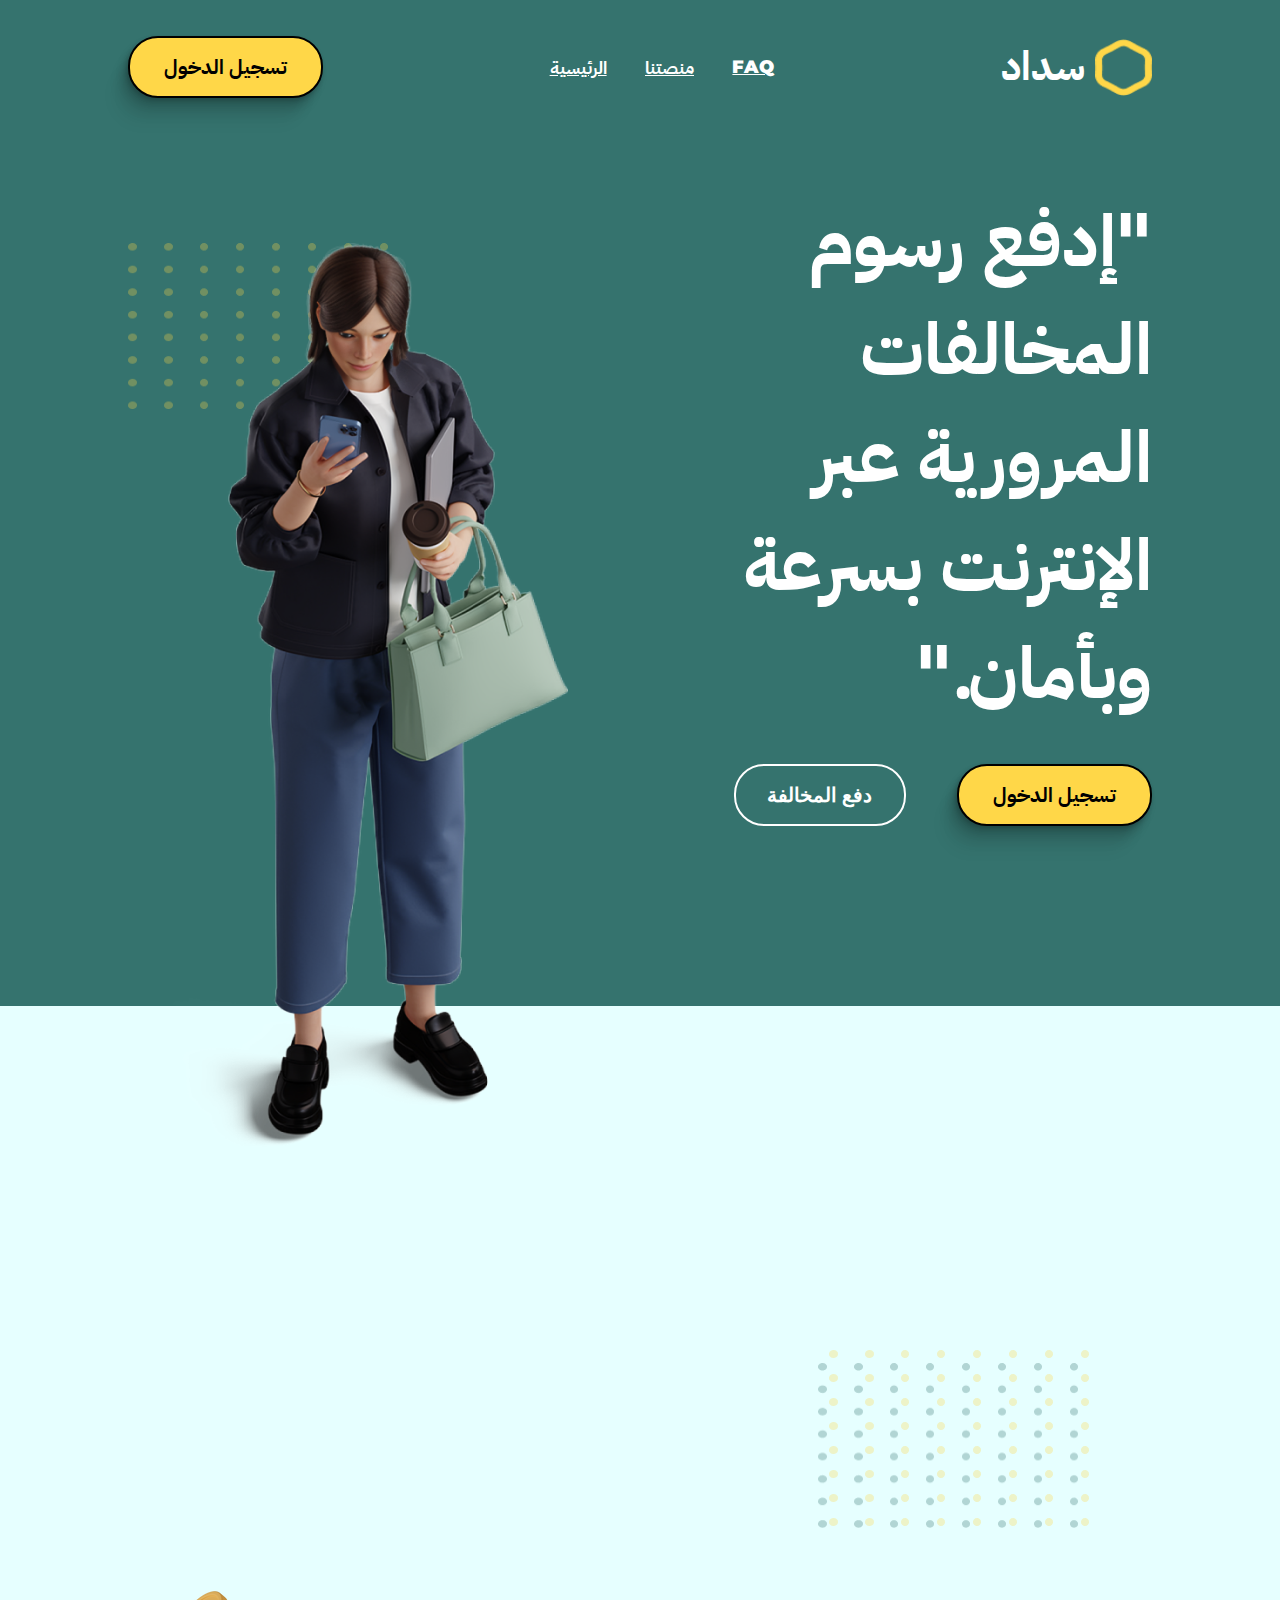
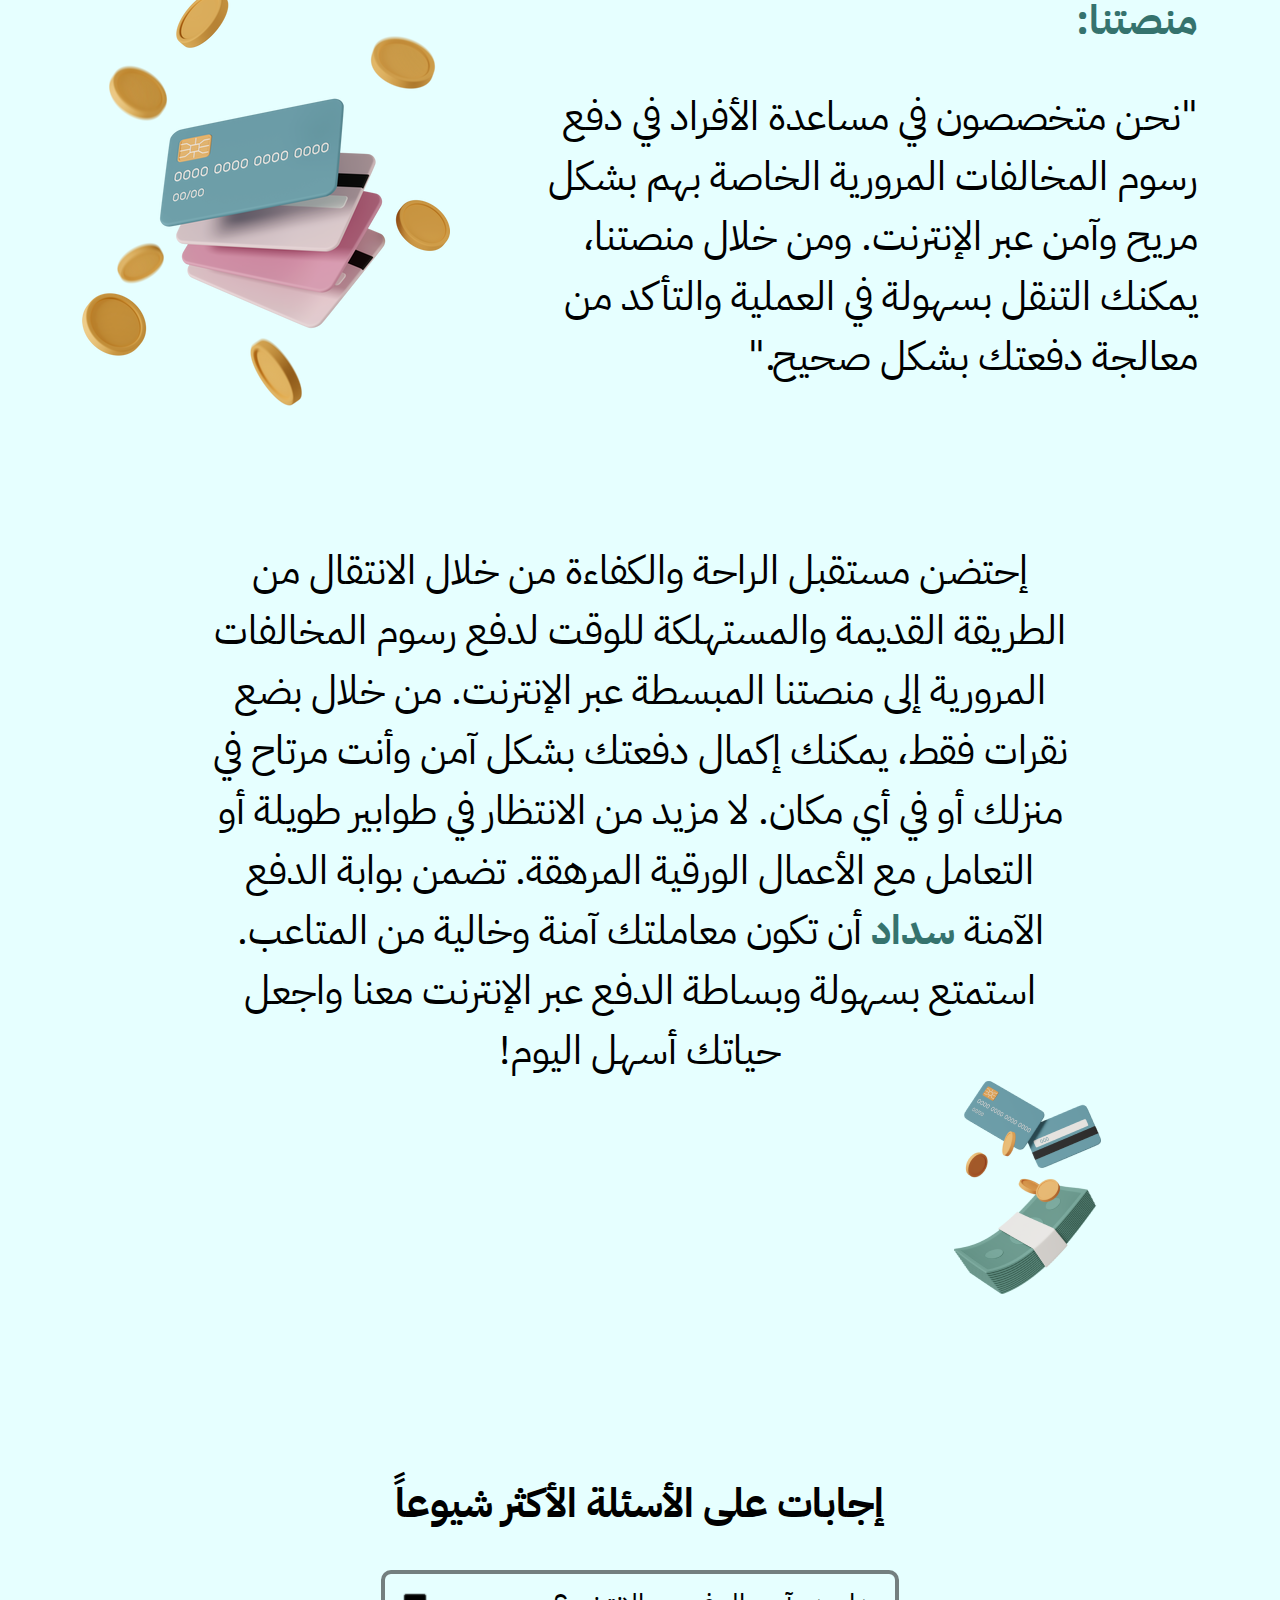
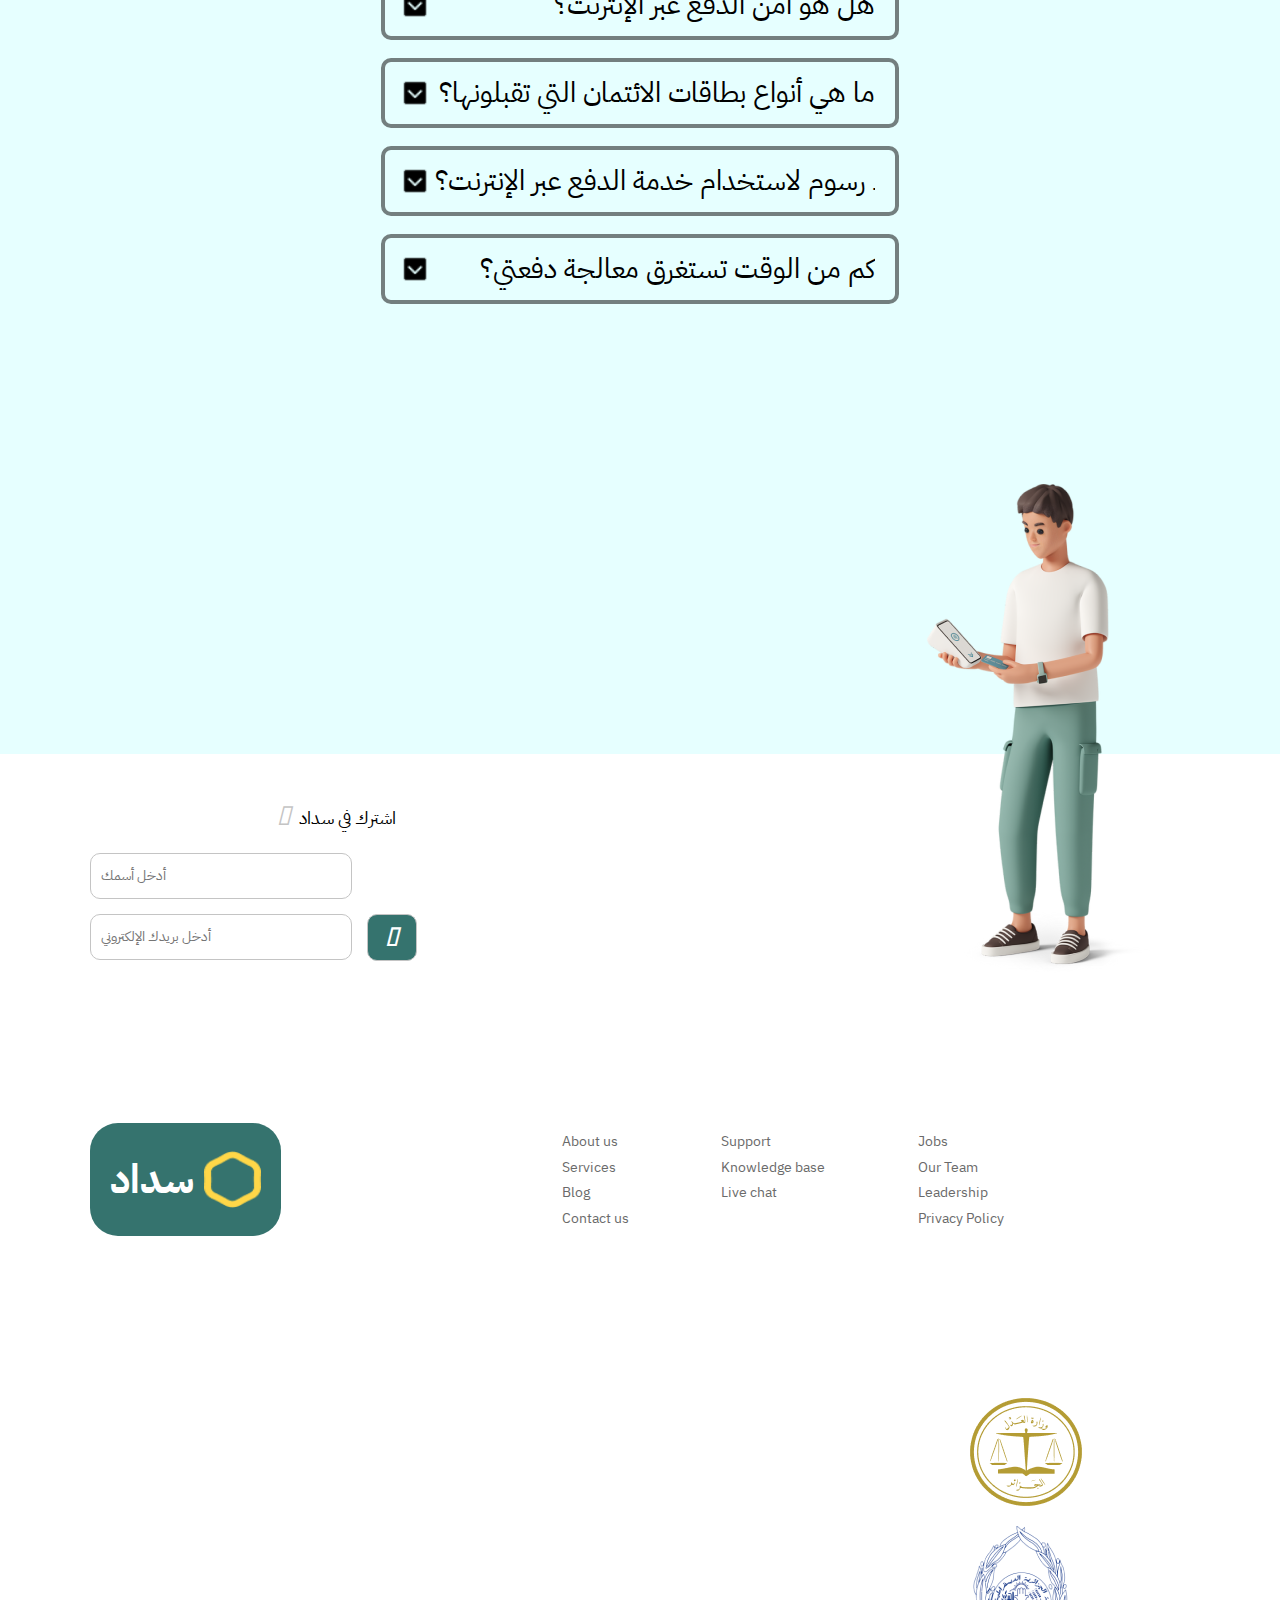
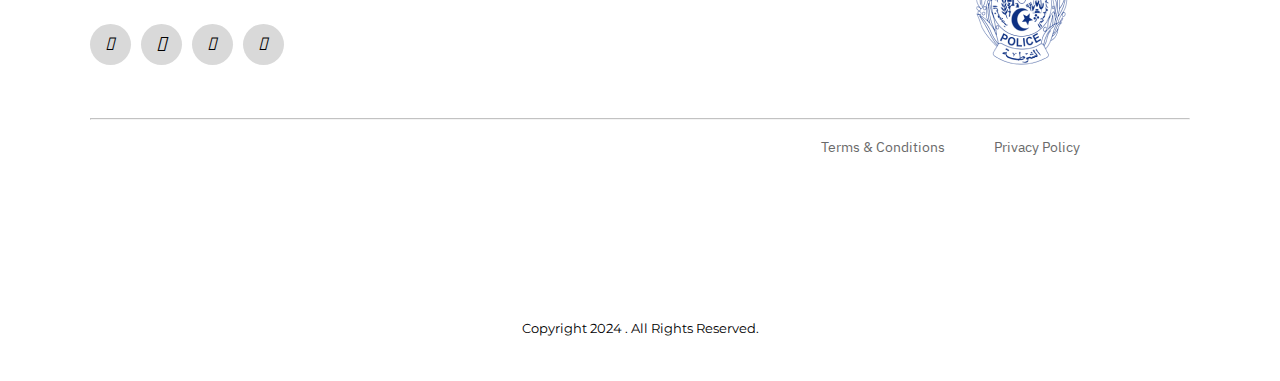
<file: index.html>
<!DOCTYPE html>
<html lang="en">
<head>
    <link rel="icon" href="Star 1.png">
    <meta charset="UTF-8">
    <meta name="viewport" content="width=device-width, initial-scale=1.0">
    <link rel="preconnect" href="https://fonts.googleapis.com">
    <link rel="preconnect" href="https://fonts.gstatic.com" crossorigin>
    <link href="https://fonts.googleapis.com/css2?family=Montserrat:ital,wght@0,100..900;1,100..900&display=swap" rel="stylesheet">
    <link rel="preconnect" href="https://fonts.googleapis.com">
    <link rel="preconnect" href="https://fonts.gstatic.com" crossorigin>
    <link href="https://fonts.googleapis.com/css2?family=Inter:wght@100..900&family=Poppins:ital,wght@0,100;0,200;0,300;0,400;0,500;0,600;0,700;0,800;0,900;1,100;1,200;1,300;1,400;1,500;1,600;1,700;1,800;1,900&display=swap" rel="stylesheet">
    <link rel="stylesheet" href="https://cdnjs.cloudflare.com/ajax/libs/font-awesome/6.5.1/css/all.min.css" integrity="sha512-DTOQO9RWCH3ppGqcWaEA1BIZOC6xxalwEsw9c2QQeAIftl+Vegovlnee1c9QX4TctnWMn13TZye+giMm8e2LwA==" crossorigin="anonymous" referrerpolicy="no-referrer" />
    <link rel="preconnect" href="https://fonts.googleapis.com">
    <link rel="preconnect" href="https://fonts.gstatic.com" crossorigin>
    <link href="https://fonts.googleapis.com/css2?family=Inter:wght@100..900&family=Poppins:ital,wght@0,100;0,200;0,300;0,400;0,500;0,600;0,700;0,800;0,900;1,100;1,200;1,300;1,400;1,500;1,600;1,700;1,800;1,900&family=Readex+Pro:wght@160..700&display=swap" rel="stylesheet">
    <link rel="preconnect" href="https://fonts.googleapis.com">
    <link rel="preconnect" href="https://fonts.gstatic.com" crossorigin>
    <link href="https://fonts.googleapis.com/css2?family=IBM+Plex+Sans+Arabic:wght@100;200;300;400;500;600;700&family=Inter:wght@100..900&family=Poppins:ital,wght@0,100;0,200;0,300;0,400;0,500;0,600;0,700;0,800;0,900;1,100;1,200;1,300;1,400;1,500;1,600;1,700;1,800;1,900&family=Readex+Pro:wght@160..700&display=swap" rel="stylesheet">
    <link rel="stylesheet" href="https://use.fontawesome.com/releases/v5.12.0/css/all.css">
    <link rel="stylesheet" href="HomePage.css"/>
    <title>سداد</title>
</head>
<body>
    <div class="welcome">
        <div class="navbar">
            <div class="identity">
                <img src="Star 1.png" class="logo"/>
                <div class="name">سداد</div>
            </div>
            <div class="links">
                <a href="#" class="English">FAQ</a>
                <a href="#">منصتنا</a>
                <a href="index.html">الرئيسية</a>
            </div>
            <form action="Final Inscription/SignIn.html"><button>تسجيل الدخول</button></form>
        </div>
        <div class="down">
            <div class="directed">
                <div class="text">"إدفع رسوم المخالفات المرورية عبر الإنترنت بسرعة وبأمان."</div>
                <div class="buttons">
                    <form action="Final Inscription/SignIn.html"><button class="sign">تسجيل الدخول</button></form>
                    <form action="Payment/Payment.html"><button class="pay">دفع المخالفة</button></form>
                </div>
            </div>
            <img src="Dotted.png" class="Dotted"/>
            <img src="3d-hygge-isometric-view-of-young-woman-looking-at-phone-screen-2 (1) 1.png" class="women"/>
        </div>
    </div>
    <div class="content">
        <div class="about">
            <div class="us">
                <div class="we">
                    <div class="title1">منصتنا:</div>
                    <div class="solution">"نحن متخصصون في مساعدة الأفراد في دفع رسوم المخالفات المرورية الخاصة بهم بشكل مريح وآمن عبر الإنترنت. ومن خلال منصتنا، يمكنك التنقل بسهولة في العملية والتأكد من معالجة دفعتك بشكل صحيح."</div>
                </div>
                <img src="3d-casual-life-credit-cards-1 1.png" class="cards"/>
            <img src="Dotted (1).png" class="dotted1"/>
            <img src="Dotted (2).png" class="dotted2"/>
            </div>
            <div class="description">
                <div class="talks">إحتضن مستقبل الراحة والكفاءة من خلال الانتقال من الطريقة القديمة والمستهلكة للوقت لدفع رسوم المخالفات المرورية إلى منصتنا المبسطة عبر الإنترنت. من خلال بضع نقرات فقط، يمكنك إكمال دفعتك بشكل آمن وأنت مرتاح في منزلك أو في أي مكان. لا مزيد من الانتظار في طوابير طويلة أو التعامل مع الأعمال الورقية المرهقة. تضمن بوابة الدفع الآمنة <span class="different">سداد</span> أن تكون معاملتك آمنة وخالية من المتاعب. استمتع بسهولة وبساطة الدفع عبر الإنترنت معنا واجعل حياتك أسهل اليوم!</div>
                <img src="3d-casual-life-coins-banknotes-and-credit-cards-in-the-air 1.png" class="coins"/>
            </div>
        </div>
        <div class="questions">
            <div class="widespread">إجابات على الأسئلة الأكثر شيوعاً</div>
            <form>
                <div class="ask">
                    <select id="answer">
                        <option selected hidden class="on">هل هو آمن الدفع عبر الإنترنت؟</option>
                        <option value="1" class="off">نعم، نحن نستخدم بوابة دفع آمنة لضمان حماية معلوماتك.</option>
                    </select>
                <img  class="icon1" src="Drop Down.png"/>
                </div>
                <div class="ask">
                    <select id="answer">
                        <option selected hidden class="on">ما هي أنواع بطاقات الائتمان التي تقبلونها؟</option>
                        <option value="1" class="off" id="en">Visa ,MasterCard ,CCP ,paypal</option>
                    </select>
                <img  class="icon2" src="Drop Down.png"/>
                </div>
                <div class="ask">
                    <select id="answer">
                        <option selected hidden class="on">هل هناك رسوم لاستخدام خدمة الدفع عبر الإنترنت؟</option>
                        <option value="1" class="off">خدمة الدفع عبر الإنترنت لدينا مجانية للاستخدام.</option>
                    </select>
                <img  class="icon3" src="Drop Down.png"/>
                </div>
                <div class="ask">
                    <select id="answer">
                        <option selected hidden class="on">كم من الوقت تستغرق معالجة دفعتي؟</option>
                        <option value="1" class="off">تتم معالجة المدفوعات عادة خلال 1-2 أيام عمل. ستتلقى رسالة تأكيد عبر البريد الإلكتروني بمجرد معالجة دفعتك بنجاح.</option>
                    </select>
                <img  class="icon4" src="Drop Down.png"/>
                </div>
            </form>
        </div>
    </div>
    <div class="footer">
        <div class="subscribe">
            <div class="title2">
                <div class="offre">اشترك في سداد</div>
                <i class="fa-regular fa-envelope" id="mail"></i>
            </div>
            <form action="index.html">
                <input type="text" placeholder="أدخل أسمك"/>
                <input type="email" placeholder="أدخل بريدك الإلكتروني"/>
                <button type="submit"><i class="fa-solid fa-paper-plane" id="send"></i></button>
            </form>
        </div>
        <div class="more">
            <button>
                <img src="Star 1.png" class="logo"/>
                <div class="name">سداد</div>
            </button>
            <div class="fields">
                <div class="part">
                    <a href="#">About us</a>
                    <a href="#">Services</a>
                    <a href="#">Blog</a>
                    <a href="#">Contact us</a>
                </div>
                <div class="part">
                    <a href="#">Support</a>
                    <a href="#">Knowledge base</a>
                    <a href="#">Live chat</a>
                </div>
                <div class="part">
                    <a href="#">Jobs</a>
                    <a href="#">Our Team</a>
                    <a href="#">Leadership</a>
                    <a href="#">Privacy Policy</a>
                </div>
            </div>
        </div>
        <div class="CP">
            <div class="by">
                <div class="socials">
                    <div class="contact"><a href="#"><i class="fa-brands fa-facebook-f" id="sc"></i></a></div>
                    <div class="contact"><a href="#"><i class="fa-brands fa-instagram" id="sc"></i></a></div>
                    <div class="contact"><a href="#"><i class="fa-brands fa-twitter" id="sc"></i></a></div>
                    <div class="contact"><a href="#"><i class="fa-brands fa-linkedin-in" id="sc"></i></a></div>
                </div>
                <div class="pics">
                    <img src="وزارة_العدل_الجزائر 1.png" class="ministry"/>
                    <img src="Police_Algérie 1.png" class="police"/>
                </div>
            </div>
            <hr class="ligne"/>
            <div class="terms">
                <a href="#">Terms & Conditions</a>
                <a href="#">Privacy Policy</a>
            </div>
        </div>
        <div class="copyrights">Copyright 2024 . All Rights Reserved.</div>
    <img src="3d-casual-life-man-holding-payment-terminal (1) 1.png" class="men"/>
    </div>
</body>
</html>
</file>
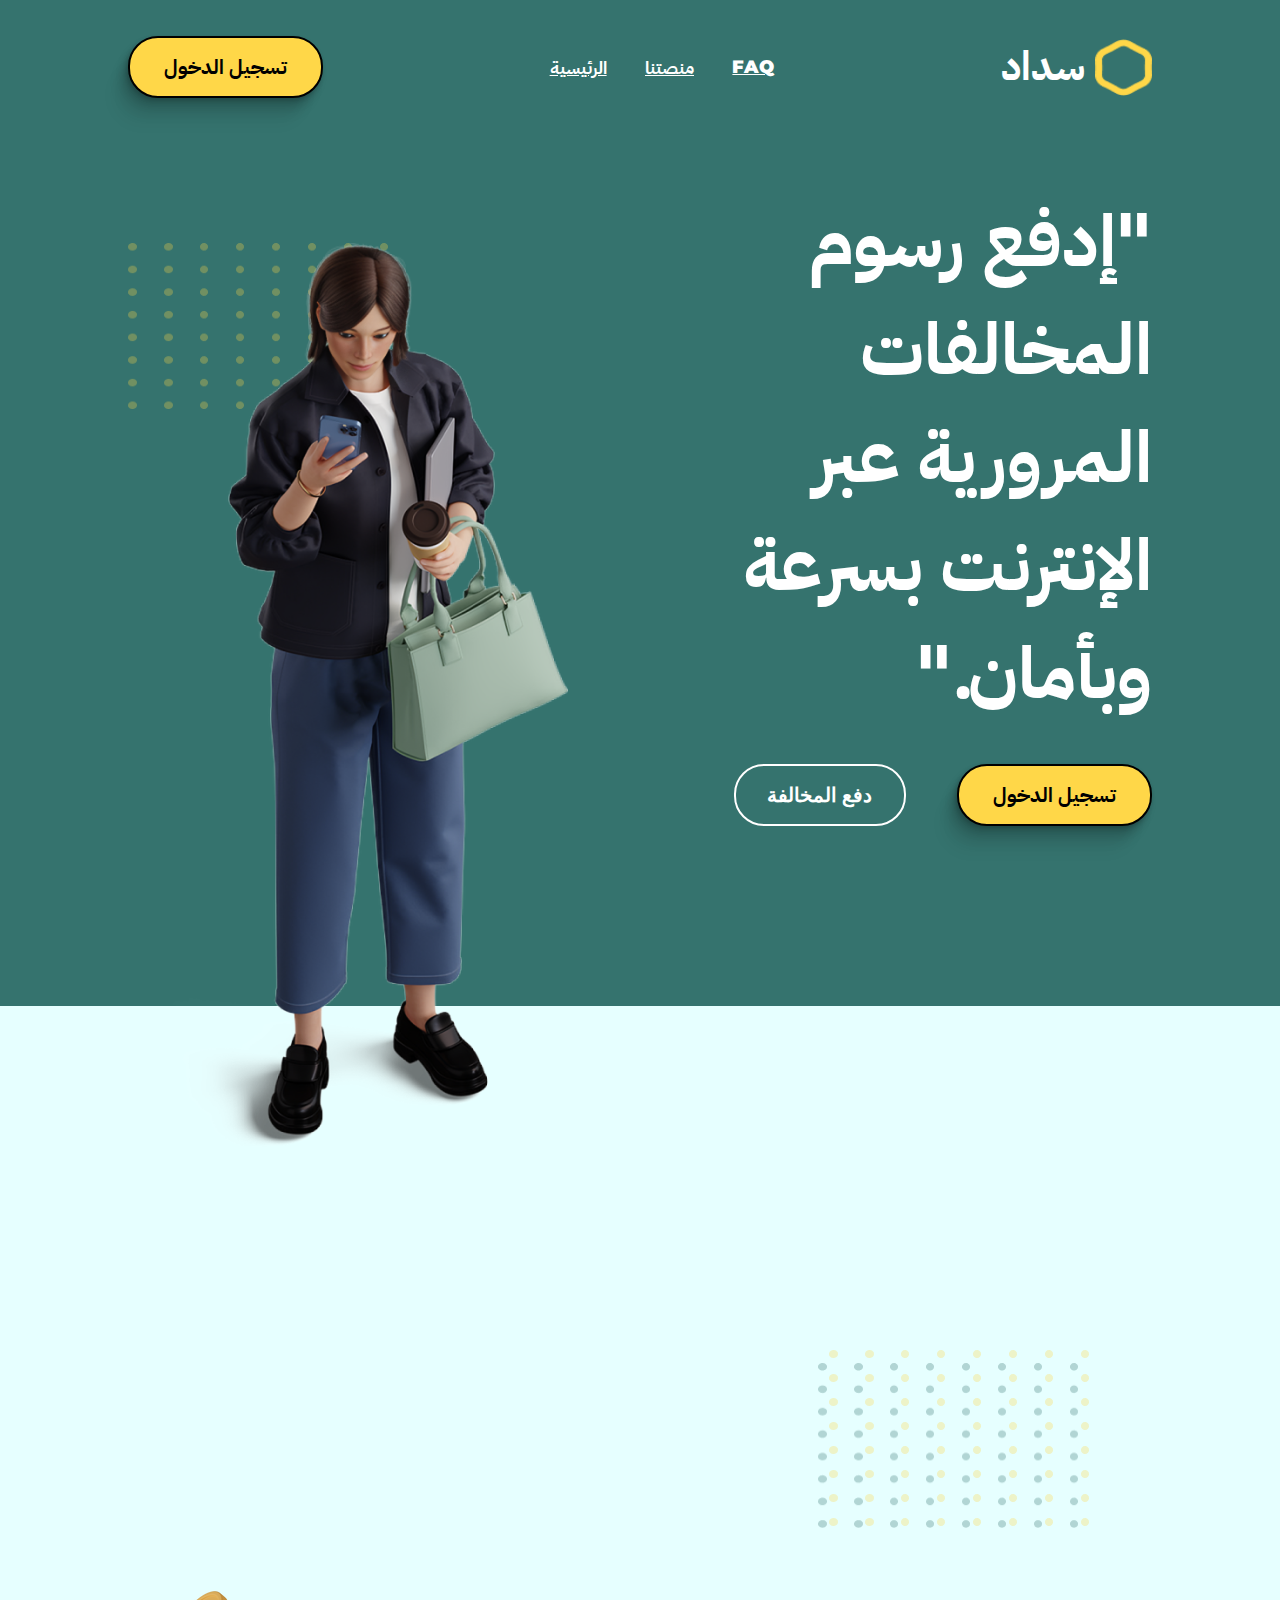
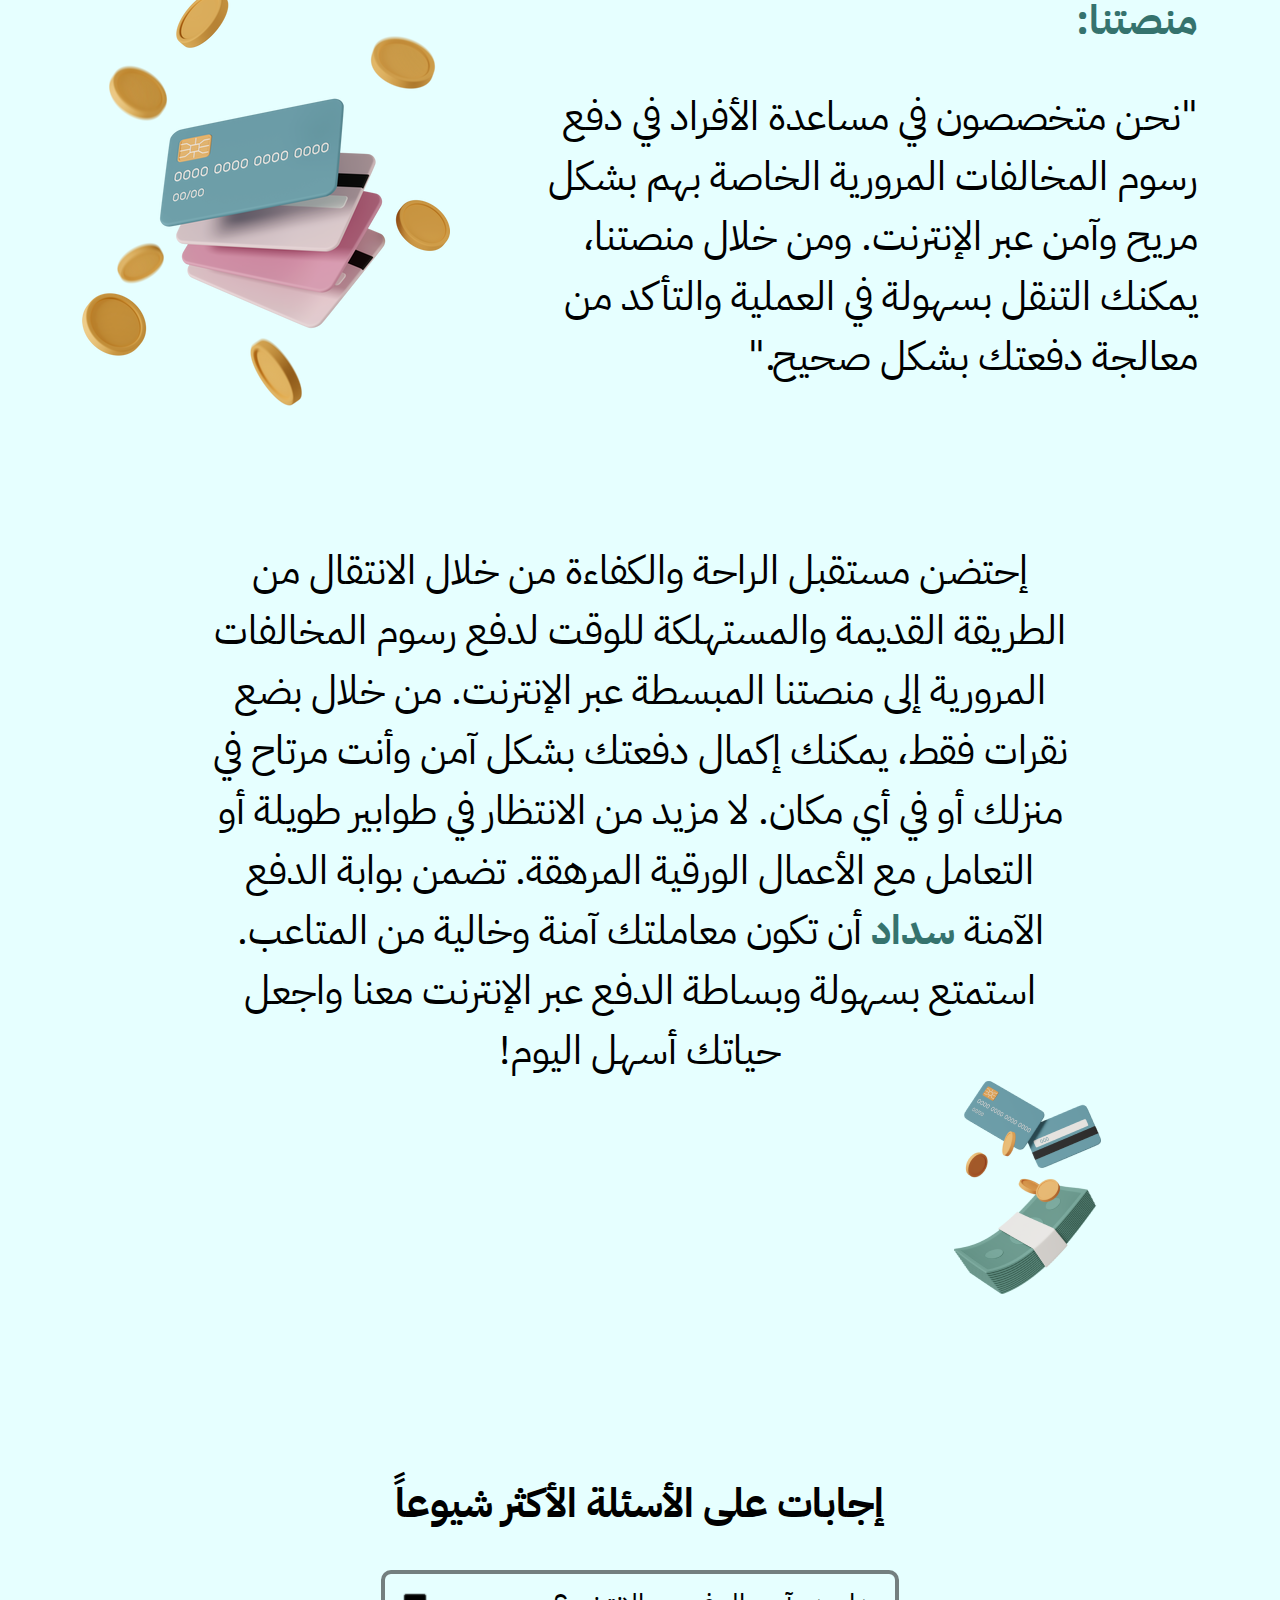
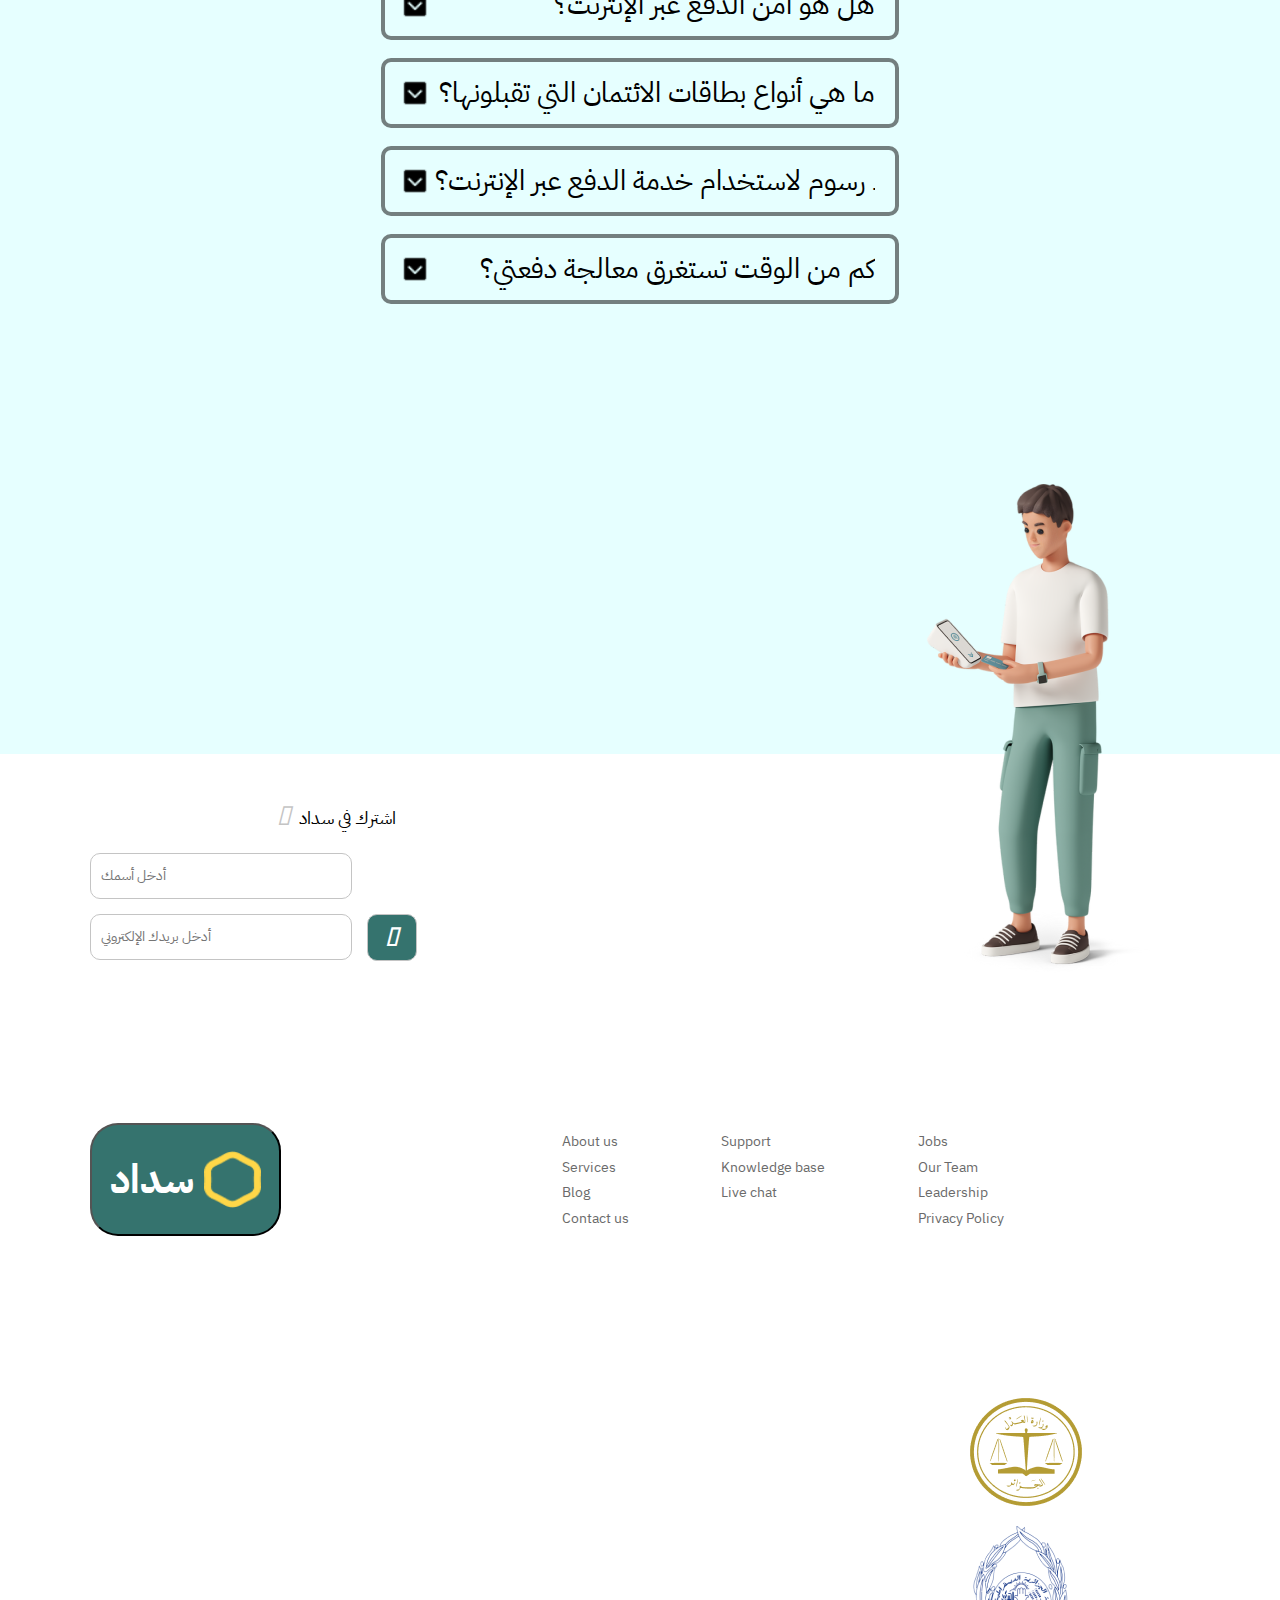
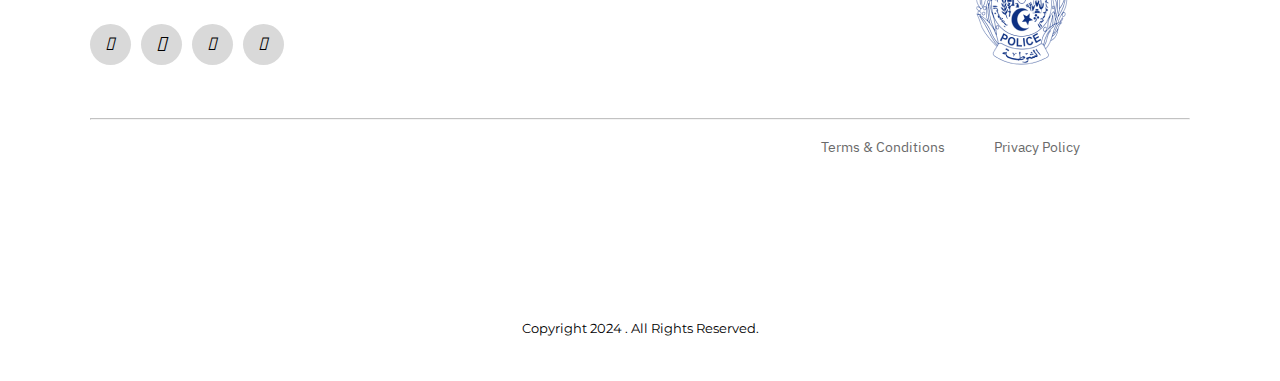
<file: Home Page/index.html>
<!DOCTYPE html>
<html lang="en">
<head>
    <meta charset="UTF-8">
    <meta name="viewport" content="width=device-width, initial-scale=1.0">
    <link rel="preconnect" href="https://fonts.googleapis.com">
    <link rel="preconnect" href="https://fonts.gstatic.com" crossorigin>
    <link href="https://fonts.googleapis.com/css2?family=Montserrat:ital,wght@0,100..900;1,100..900&display=swap" rel="stylesheet">
    <link rel="preconnect" href="https://fonts.googleapis.com">
    <link rel="preconnect" href="https://fonts.gstatic.com" crossorigin>
    <link href="https://fonts.googleapis.com/css2?family=Inter:wght@100..900&family=Poppins:ital,wght@0,100;0,200;0,300;0,400;0,500;0,600;0,700;0,800;0,900;1,100;1,200;1,300;1,400;1,500;1,600;1,700;1,800;1,900&display=swap" rel="stylesheet">
    <link rel="stylesheet" href="https://cdnjs.cloudflare.com/ajax/libs/font-awesome/6.5.1/css/all.min.css" integrity="sha512-DTOQO9RWCH3ppGqcWaEA1BIZOC6xxalwEsw9c2QQeAIftl+Vegovlnee1c9QX4TctnWMn13TZye+giMm8e2LwA==" crossorigin="anonymous" referrerpolicy="no-referrer" />
    <link rel="preconnect" href="https://fonts.googleapis.com">
    <link rel="preconnect" href="https://fonts.gstatic.com" crossorigin>
    <link href="https://fonts.googleapis.com/css2?family=Inter:wght@100..900&family=Poppins:ital,wght@0,100;0,200;0,300;0,400;0,500;0,600;0,700;0,800;0,900;1,100;1,200;1,300;1,400;1,500;1,600;1,700;1,800;1,900&family=Readex+Pro:wght@160..700&display=swap" rel="stylesheet">
    <link rel="preconnect" href="https://fonts.googleapis.com">
    <link rel="preconnect" href="https://fonts.gstatic.com" crossorigin>
    <link href="https://fonts.googleapis.com/css2?family=IBM+Plex+Sans+Arabic:wght@100;200;300;400;500;600;700&family=Inter:wght@100..900&family=Poppins:ital,wght@0,100;0,200;0,300;0,400;0,500;0,600;0,700;0,800;0,900;1,100;1,200;1,300;1,400;1,500;1,600;1,700;1,800;1,900&family=Readex+Pro:wght@160..700&display=swap" rel="stylesheet">
    <link rel="stylesheet" href="https://use.fontawesome.com/releases/v5.12.0/css/all.css">
    <link rel="stylesheet" href="HomePage.css"/>
    <title>سداد</title>
</head>
<body>
    <div class="welcome">
        <div class="navbar">
            <div class="identity">
                <img src="Star 1.png" class="logo"/>
                <div class="name">سداد</div>
            </div>
            <div class="links">
                <a href="#" class="English">FAQ</a>
                <a href="#">منصتنا</a>
                <a href="HomePage.html">الرئيسية</a>
            </div>
            <form action="../Final Inscription/SignIn.html"><button>تسجيل الدخول</button></form>
        </div>
        <div class="down">
            <div class="directed">
                <div class="text">"إدفع رسوم المخالفات المرورية عبر الإنترنت بسرعة وبأمان."</div>
                <div class="buttons">
                    <form action="../Final Inscription/SignIn.html"><button class="sign">تسجيل الدخول</button></form>
                    <form action="../Payment/Payment.html"><button class="pay">دفع المخالفة</button></form>
                </div>
            </div>
            <img src="Dotted.png" class="Dotted"/>
            <img src="3d-hygge-isometric-view-of-young-woman-looking-at-phone-screen-2 (1) 1.png" class="women"/>
        </div>
    </div>
    <div class="content">
        <div class="about">
            <div class="us">
                <div class="we">
                    <div class="title1">منصتنا:</div>
                    <div class="solution">"نحن متخصصون في مساعدة الأفراد في دفع رسوم المخالفات المرورية الخاصة بهم بشكل مريح وآمن عبر الإنترنت. ومن خلال منصتنا، يمكنك التنقل بسهولة في العملية والتأكد من معالجة دفعتك بشكل صحيح."</div>
                </div>
                <img src="3d-casual-life-credit-cards-1 1.png" class="cards"/>
            <img src="Dotted (1).png" class="dotted1"/>
            <img src="Dotted (2).png" class="dotted2"/>
            </div>
            <div class="description">
                <div class="talks">إحتضن مستقبل الراحة والكفاءة من خلال الانتقال من الطريقة القديمة والمستهلكة للوقت لدفع رسوم المخالفات المرورية إلى منصتنا المبسطة عبر الإنترنت. من خلال بضع نقرات فقط، يمكنك إكمال دفعتك بشكل آمن وأنت مرتاح في منزلك أو في أي مكان. لا مزيد من الانتظار في طوابير طويلة أو التعامل مع الأعمال الورقية المرهقة. تضمن بوابة الدفع الآمنة <span class="different">سداد</span> أن تكون معاملتك آمنة وخالية من المتاعب. استمتع بسهولة وبساطة الدفع عبر الإنترنت معنا واجعل حياتك أسهل اليوم!</div>
                <img src="3d-casual-life-coins-banknotes-and-credit-cards-in-the-air 1.png" class="coins"/>
            </div>
        </div>
        <div class="questions">
            <div class="widespread">إجابات على الأسئلة الأكثر شيوعاً</div>
            <form>
                <div class="ask">
                    <select id="answer">
                        <option selected hidden class="on">هل هو آمن الدفع عبر الإنترنت؟</option>
                        <option value="1" class="off">نعم، نحن نستخدم بوابة دفع آمنة لضمان حماية معلوماتك.</option>
                    </select>
                <img  class="icon1" src="Drop Down.png"/>
                </div>
                <div class="ask">
                    <select id="answer">
                        <option selected hidden class="on">ما هي أنواع بطاقات الائتمان التي تقبلونها؟</option>
                        <option value="1" class="off" id="en">Visa ,MasterCard ,CCP ,paypal</option>
                    </select>
                <img  class="icon2" src="Drop Down.png"/>
                </div>
                <div class="ask">
                    <select id="answer">
                        <option selected hidden class="on">هل هناك رسوم لاستخدام خدمة الدفع عبر الإنترنت؟</option>
                        <option value="1" class="off">خدمة الدفع عبر الإنترنت لدينا مجانية للاستخدام.</option>
                    </select>
                <img  class="icon3" src="Drop Down.png"/>
                </div>
                <div class="ask">
                    <select id="answer">
                        <option selected hidden class="on">كم من الوقت تستغرق معالجة دفعتي؟</option>
                        <option value="1" class="off">تتم معالجة المدفوعات عادة خلال 1-2 أيام عمل. ستتلقى رسالة تأكيد عبر البريد الإلكتروني بمجرد معالجة دفعتك بنجاح.</option>
                    </select>
                <img  class="icon4" src="Drop Down.png"/>
                </div>
            </form>
        </div>
    </div>
    <div class="footer">
        <div class="subscribe">
            <div class="title2">
                <div class="offre">اشترك في سداد</div>
                <i class="fa-regular fa-envelope" id="mail"></i>
            </div>
            <form>
                <input type="text" placeholder="أدخل أسمك"/>
                <input type="email" placeholder="أدخل بريدك الإلكتروني"/>
                <button type="submit"><i class="fa-solid fa-paper-plane" id="send"></i></button>
            </form>
        </div>
        <div class="more">
            <button>
                <img src="Star 1.png" class="logo"/>
                <div class="name">سداد</div>
            </button>
            <div class="fields">
                <div class="part">
                    <a href="#">About us</a>
                    <a href="#">Services</a>
                    <a href="#">Blog</a>
                    <a href="#">Contact us</a>
                </div>
                <div class="part">
                    <a href="#">Support</a>
                    <a href="#">Knowledge base</a>
                    <a href="#">Live chat</a>
                </div>
                <div class="part">
                    <a href="#">Jobs</a>
                    <a href="#">Our Team</a>
                    <a href="#">Leadership</a>
                    <a href="#">Privacy Policy</a>
                </div>
            </div>
        </div>
        <div class="CP">
            <div class="by">
                <div class="socials">
                    <div class="contact"><a href="#"><i class="fa-brands fa-facebook-f" id="sc"></i></a></div>
                    <div class="contact"><a href="#"><i class="fa-brands fa-instagram" id="sc"></i></a></div>
                    <div class="contact"><a href="#"><i class="fa-brands fa-twitter" id="sc"></i></a></div>
                    <div class="contact"><a href="#"><i class="fa-brands fa-linkedin-in" id="sc"></i></a></div>
                </div>
                <div class="pics">
                    <img src="وزارة_العدل_الجزائر 1.png" class="ministry"/>
                    <img src="Police_Algérie 1.png" class="police"/>
                </div>
            </div>
            <hr class="ligne"/>
            <div class="terms">
                <a href="#">Terms & Conditions</a>
                <a href="#">Privacy Policy</a>
            </div>
        </div>
        <div class="copyrights">Copyright 2024 . All Rights Reserved.</div>
    <img src="3d-casual-life-man-holding-payment-terminal (1) 1.png" class="men"/>
    </div>
</body>
</html>
</file>
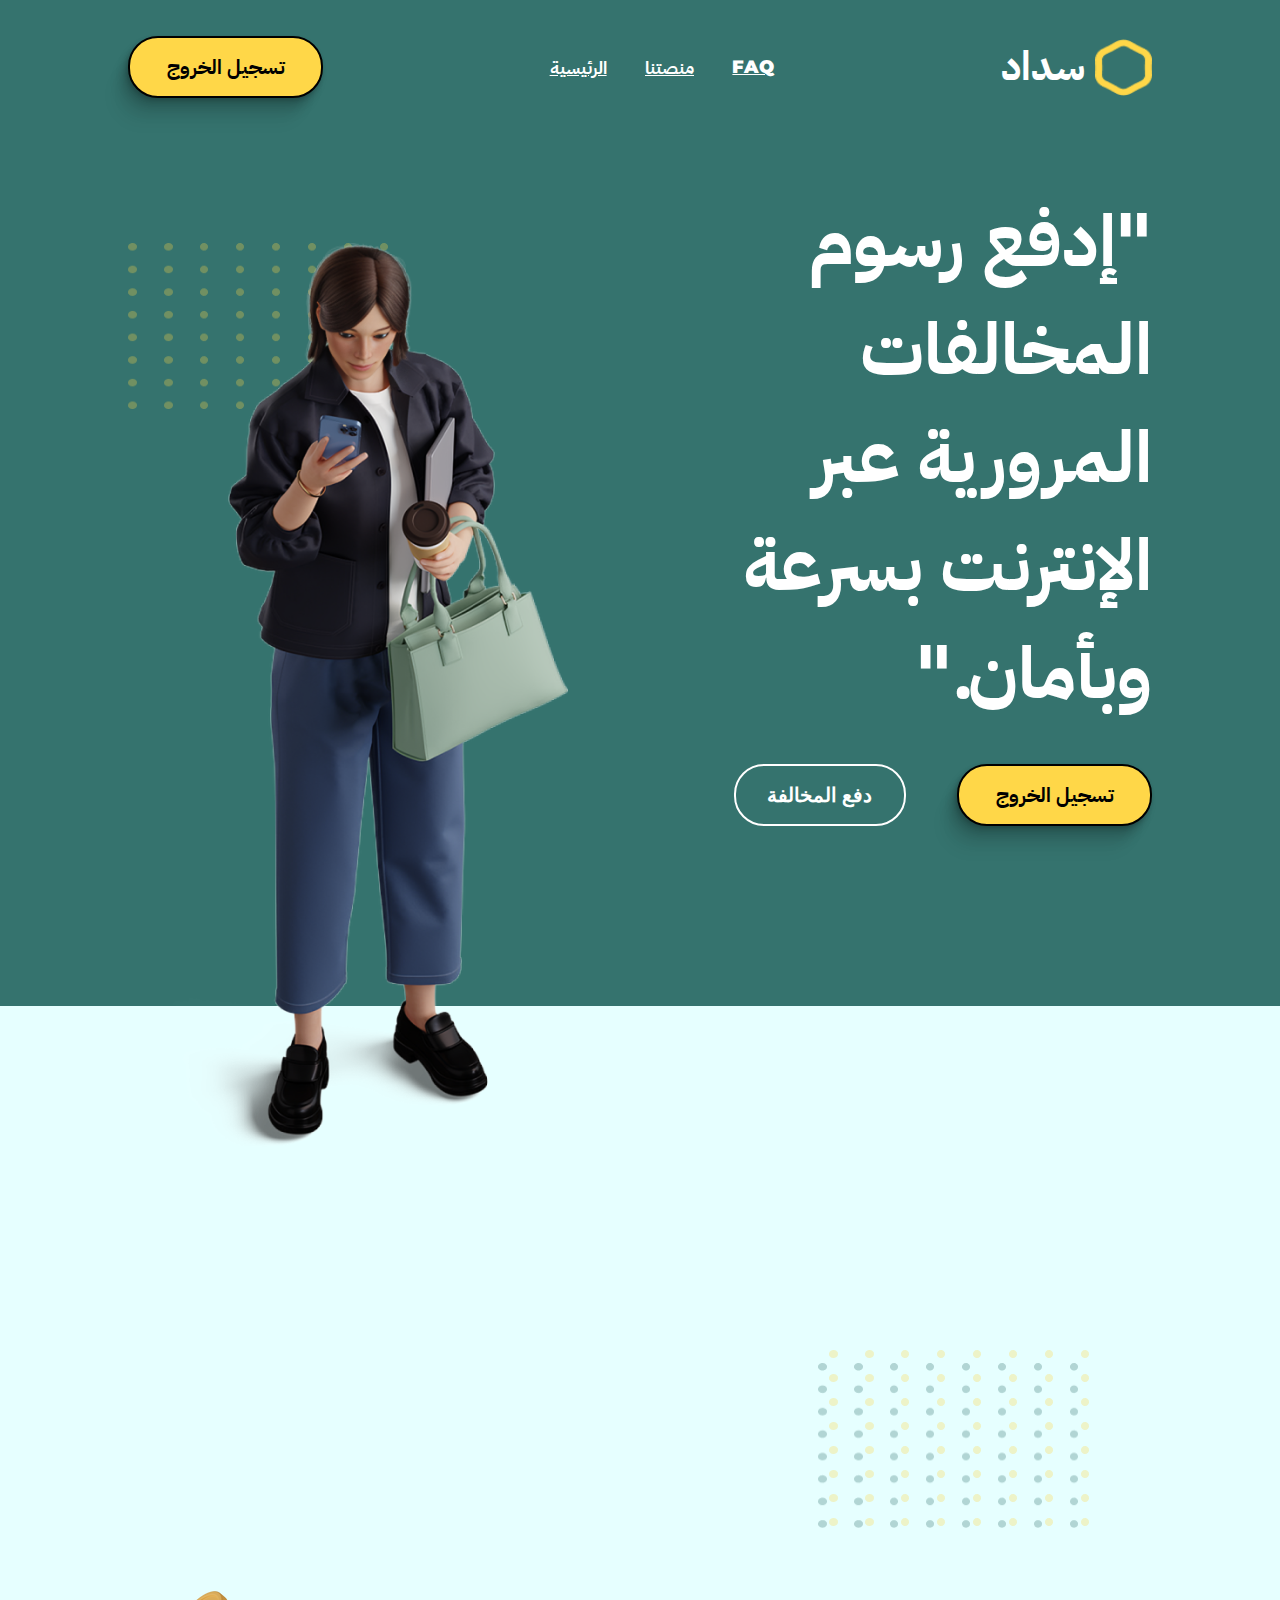
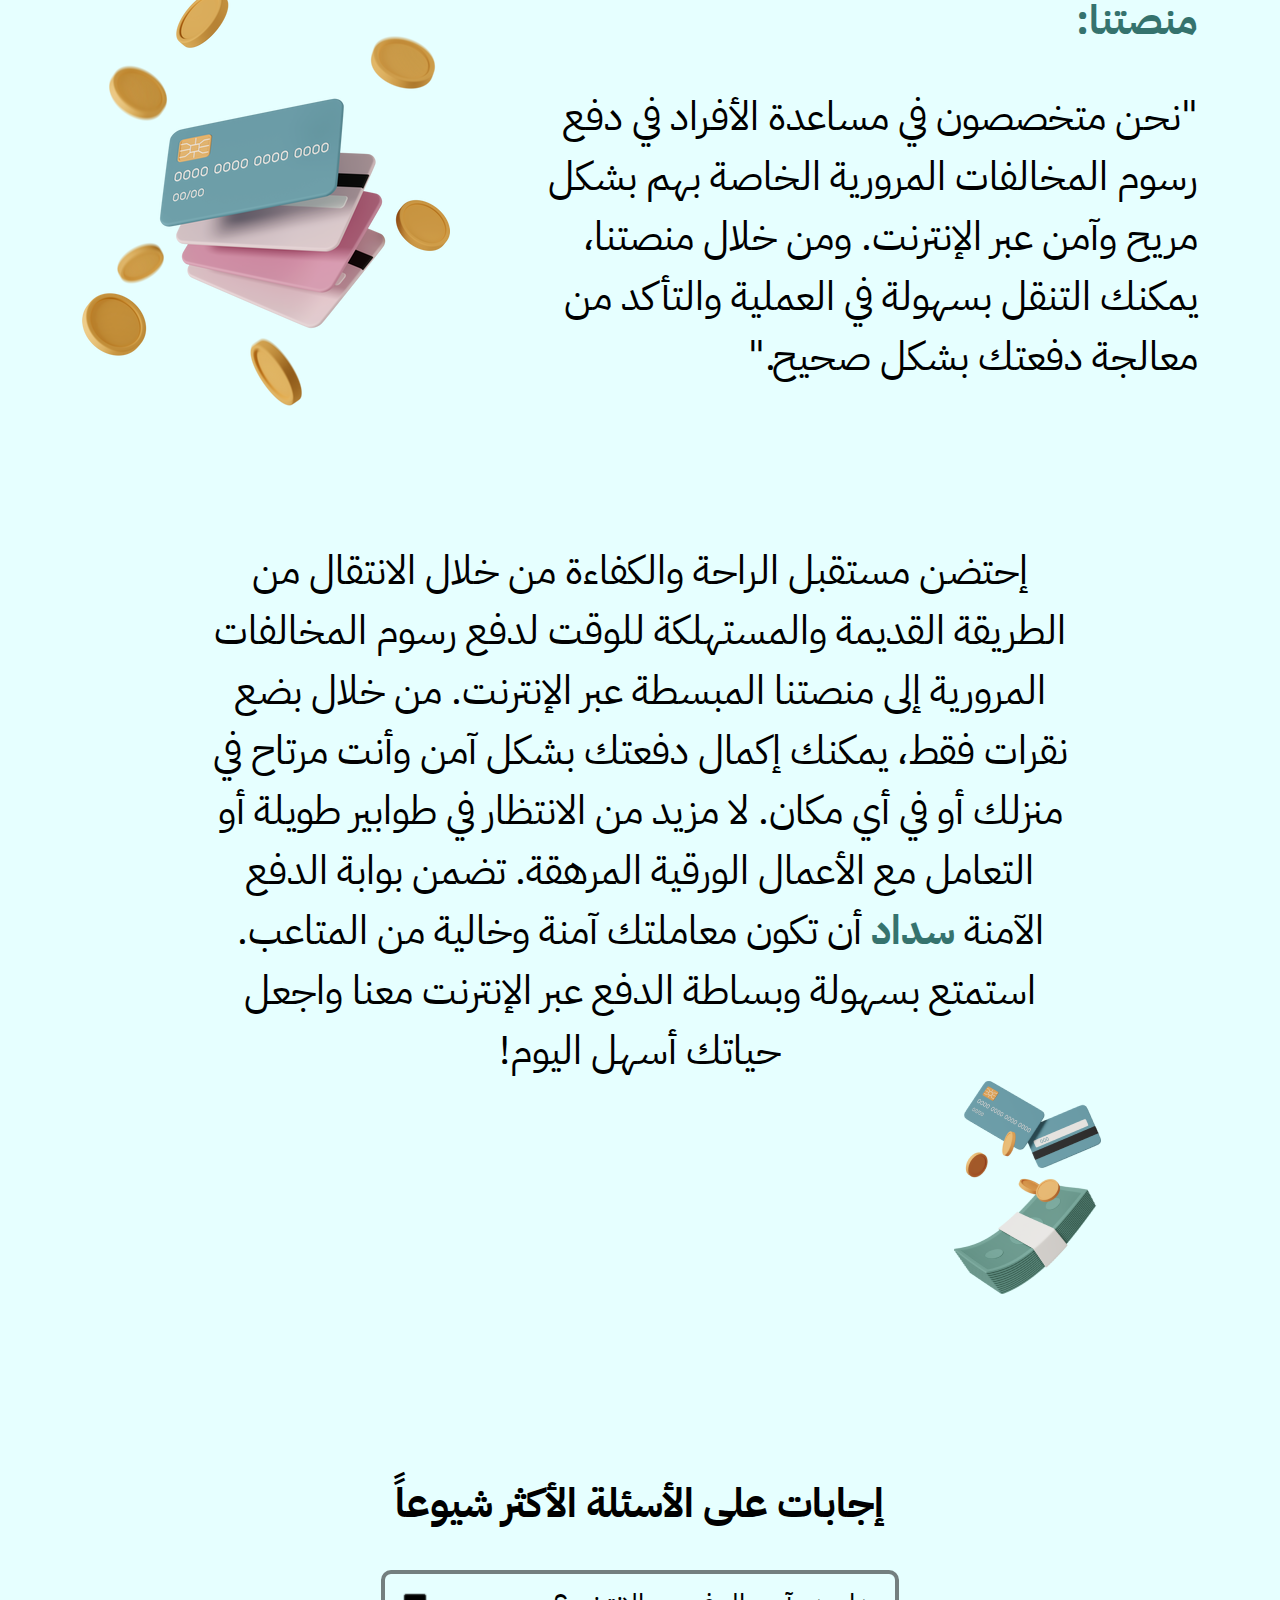
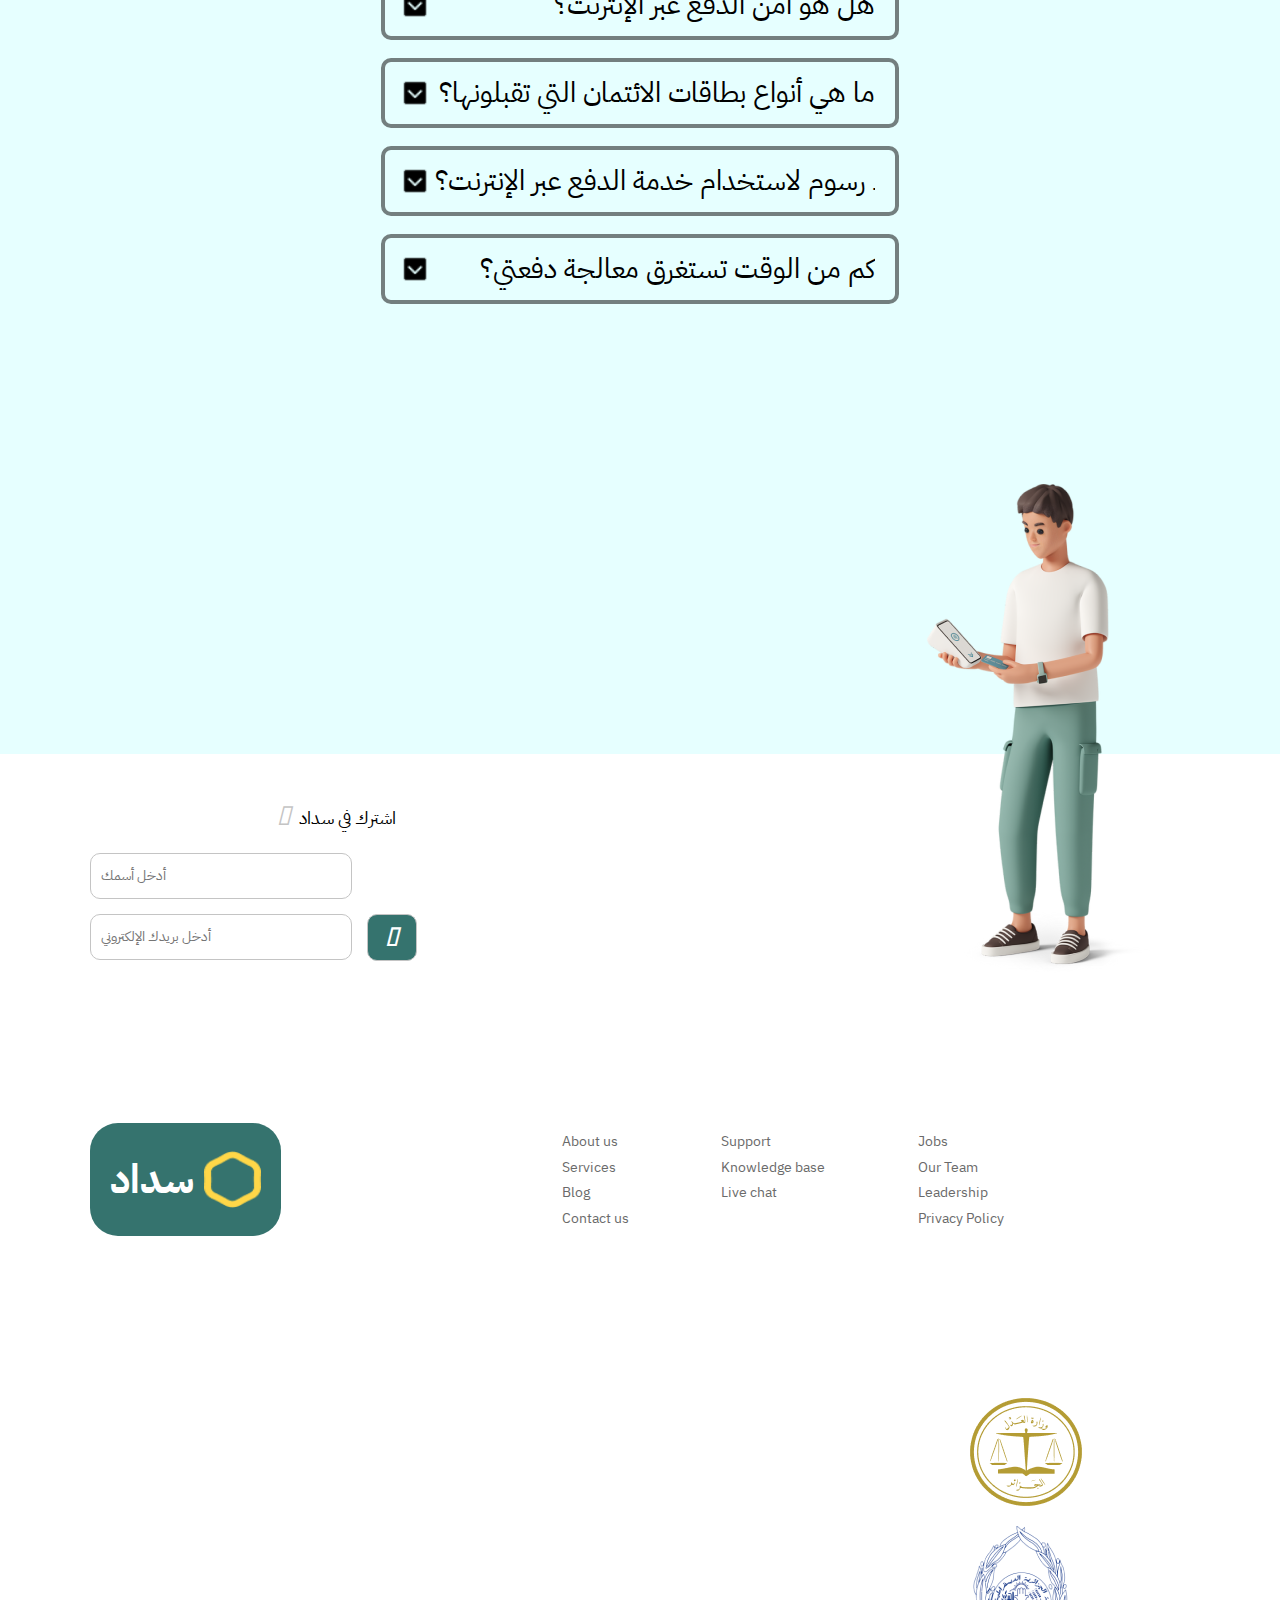
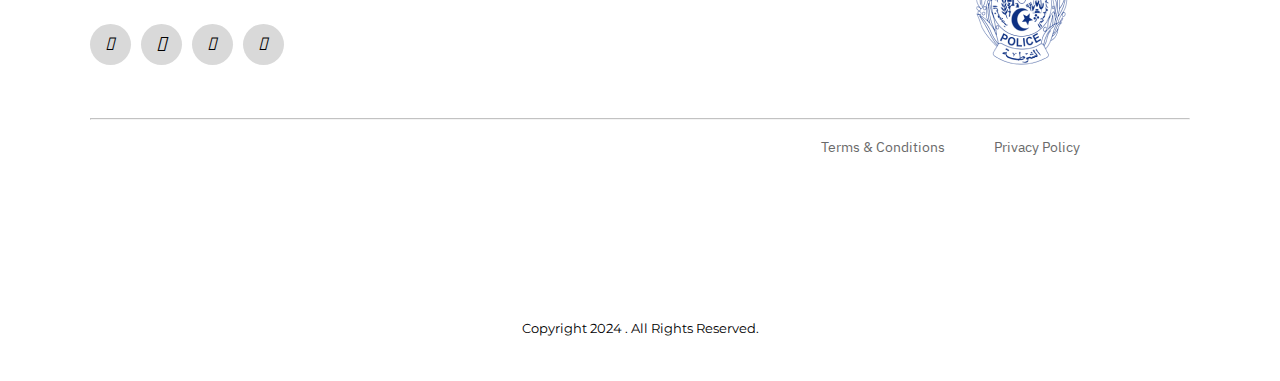
<file: AnotherHome.html>
<!DOCTYPE html>
<html lang="en">
<head>
    <link rel="icon" href="Star 1.png">
    <meta charset="UTF-8">
    <meta name="viewport" content="width=device-width, initial-scale=1.0">
    <link rel="preconnect" href="https://fonts.googleapis.com">
    <link rel="preconnect" href="https://fonts.gstatic.com" crossorigin>
    <link href="https://fonts.googleapis.com/css2?family=Montserrat:ital,wght@0,100..900;1,100..900&display=swap" rel="stylesheet">
    <link rel="preconnect" href="https://fonts.googleapis.com">
    <link rel="preconnect" href="https://fonts.gstatic.com" crossorigin>
    <link href="https://fonts.googleapis.com/css2?family=Inter:wght@100..900&family=Poppins:ital,wght@0,100;0,200;0,300;0,400;0,500;0,600;0,700;0,800;0,900;1,100;1,200;1,300;1,400;1,500;1,600;1,700;1,800;1,900&display=swap" rel="stylesheet">
    <link rel="stylesheet" href="https://cdnjs.cloudflare.com/ajax/libs/font-awesome/6.5.1/css/all.min.css" integrity="sha512-DTOQO9RWCH3ppGqcWaEA1BIZOC6xxalwEsw9c2QQeAIftl+Vegovlnee1c9QX4TctnWMn13TZye+giMm8e2LwA==" crossorigin="anonymous" referrerpolicy="no-referrer" />
    <link rel="preconnect" href="https://fonts.googleapis.com">
    <link rel="preconnect" href="https://fonts.gstatic.com" crossorigin>
    <link href="https://fonts.googleapis.com/css2?family=Inter:wght@100..900&family=Poppins:ital,wght@0,100;0,200;0,300;0,400;0,500;0,600;0,700;0,800;0,900;1,100;1,200;1,300;1,400;1,500;1,600;1,700;1,800;1,900&family=Readex+Pro:wght@160..700&display=swap" rel="stylesheet">
    <link rel="preconnect" href="https://fonts.googleapis.com">
    <link rel="preconnect" href="https://fonts.gstatic.com" crossorigin>
    <link href="https://fonts.googleapis.com/css2?family=IBM+Plex+Sans+Arabic:wght@100;200;300;400;500;600;700&family=Inter:wght@100..900&family=Poppins:ital,wght@0,100;0,200;0,300;0,400;0,500;0,600;0,700;0,800;0,900;1,100;1,200;1,300;1,400;1,500;1,600;1,700;1,800;1,900&family=Readex+Pro:wght@160..700&display=swap" rel="stylesheet">
    <link rel="stylesheet" href="https://use.fontawesome.com/releases/v5.12.0/css/all.css">
    <link rel="stylesheet" href="HomePage.css"/>
    <title>سداد</title>
</head>
<body>
    <div class="welcome">
        <div class="navbar">
            <div class="identity">
                <img src="Star 1.png" class="logo"/>
                <div class="name">سداد</div>
            </div>
            <div class="links">
                <a href="#" class="English">FAQ</a>
                <a href="#">منصتنا</a>
                <a href="AnotherHome.html">الرئيسية</a>
            </div>
            <form action="index.html"><button>تسجيل الخروج</button></form>
        </div>
        <div class="down">
            <div class="directed">
                <div class="text">"إدفع رسوم المخالفات المرورية عبر الإنترنت بسرعة وبأمان."</div>
                <div class="buttons">
                    <form action="index.html"><button class="sign">تسجيل الخروج</button></form>
                    <form action="Payment/Payment.html"><button class="pay">دفع المخالفة</button></form>
                </div>
            </div>
            <img src="Dotted.png" class="Dotted"/>
            <img src="3d-hygge-isometric-view-of-young-woman-looking-at-phone-screen-2 (1) 1.png" class="women"/>
        </div>
    </div>
    <div class="content">
        <div class="about">
            <div class="us">
                <div class="we">
                    <div class="title1">منصتنا:</div>
                    <div class="solution">"نحن متخصصون في مساعدة الأفراد في دفع رسوم المخالفات المرورية الخاصة بهم بشكل مريح وآمن عبر الإنترنت. ومن خلال منصتنا، يمكنك التنقل بسهولة في العملية والتأكد من معالجة دفعتك بشكل صحيح."</div>
                </div>
                <img src="3d-casual-life-credit-cards-1 1.png" class="cards"/>
            <img src="Dotted (1).png" class="dotted1"/>
            <img src="Dotted (2).png" class="dotted2"/>
            </div>
            <div class="description">
                <div class="talks">إحتضن مستقبل الراحة والكفاءة من خلال الانتقال من الطريقة القديمة والمستهلكة للوقت لدفع رسوم المخالفات المرورية إلى منصتنا المبسطة عبر الإنترنت. من خلال بضع نقرات فقط، يمكنك إكمال دفعتك بشكل آمن وأنت مرتاح في منزلك أو في أي مكان. لا مزيد من الانتظار في طوابير طويلة أو التعامل مع الأعمال الورقية المرهقة. تضمن بوابة الدفع الآمنة <span class="different">سداد</span> أن تكون معاملتك آمنة وخالية من المتاعب. استمتع بسهولة وبساطة الدفع عبر الإنترنت معنا واجعل حياتك أسهل اليوم!</div>
                <img src="3d-casual-life-coins-banknotes-and-credit-cards-in-the-air 1.png" class="coins"/>
            </div>
        </div>
        <div class="questions">
            <div class="widespread">إجابات على الأسئلة الأكثر شيوعاً</div>
            <form>
                <div class="ask">
                    <select id="answer">
                        <option selected hidden class="on">هل هو آمن الدفع عبر الإنترنت؟</option>
                        <option value="1" class="off">نعم، نحن نستخدم بوابة دفع آمنة لضمان حماية معلوماتك.</option>
                    </select>
                <img  class="icon1" src="Drop Down.png"/>
                </div>
                <div class="ask">
                    <select id="answer">
                        <option selected hidden class="on">ما هي أنواع بطاقات الائتمان التي تقبلونها؟</option>
                        <option value="1" class="off" id="en">Visa ,MasterCard ,CCP ,paypal</option>
                    </select>
                <img  class="icon2" src="Drop Down.png"/>
                </div>
                <div class="ask">
                    <select id="answer">
                        <option selected hidden class="on">هل هناك رسوم لاستخدام خدمة الدفع عبر الإنترنت؟</option>
                        <option value="1" class="off">خدمة الدفع عبر الإنترنت لدينا مجانية للاستخدام.</option>
                    </select>
                <img  class="icon3" src="Drop Down.png"/>
                </div>
                <div class="ask">
                    <select id="answer">
                        <option selected hidden class="on">كم من الوقت تستغرق معالجة دفعتي؟</option>
                        <option value="1" class="off">تتم معالجة المدفوعات عادة خلال 1-2 أيام عمل. ستتلقى رسالة تأكيد عبر البريد الإلكتروني بمجرد معالجة دفعتك بنجاح.</option>
                    </select>
                <img  class="icon4" src="Drop Down.png"/>
                </div>
            </form>
        </div>
    </div>
    <div class="footer">
        <div class="subscribe">
            <div class="title2">
                <div class="offre">اشترك في سداد</div>
                <i class="fa-regular fa-envelope" id="mail"></i>
            </div>
            <form action="AnotherHome.html">
                <input type="text" placeholder="أدخل أسمك"/>
                <input type="email" placeholder="أدخل بريدك الإلكتروني"/>
                <button type="submit"><i class="fa-solid fa-paper-plane" id="send"></i></button>
            </form>
        </div>
        <div class="more">
            <button>
                <img src="Star 1.png" class="logo"/>
                <div class="name">سداد</div>
            </button>
            <div class="fields">
                <div class="part">
                    <a href="#">About us</a>
                    <a href="#">Services</a>
                    <a href="#">Blog</a>
                    <a href="#">Contact us</a>
                </div>
                <div class="part">
                    <a href="#">Support</a>
                    <a href="#">Knowledge base</a>
                    <a href="#">Live chat</a>
                </div>
                <div class="part">
                    <a href="#">Jobs</a>
                    <a href="#">Our Team</a>
                    <a href="#">Leadership</a>
                    <a href="#">Privacy Policy</a>
                </div>
            </div>
        </div>
        <div class="CP">
            <div class="by">
                <div class="socials">
                    <div class="contact"><a href="#"><i class="fa-brands fa-facebook-f" id="sc"></i></a></div>
                    <div class="contact"><a href="#"><i class="fa-brands fa-instagram" id="sc"></i></a></div>
                    <div class="contact"><a href="#"><i class="fa-brands fa-twitter" id="sc"></i></a></div>
                    <div class="contact"><a href="#"><i class="fa-brands fa-linkedin-in" id="sc"></i></a></div>
                </div>
                <div class="pics">
                    <img src="وزارة_العدل_الجزائر 1.png" class="ministry"/>
                    <img src="Police_Algérie 1.png" class="police"/>
                </div>
            </div>
            <hr class="ligne"/>
            <div class="terms">
                <a href="#">Terms & Conditions</a>
                <a href="#">Privacy Policy</a>
            </div>
        </div>
        <div class="copyrights">Copyright 2024 . All Rights Reserved.</div>
    <img src="3d-casual-life-man-holding-payment-terminal (1) 1.png" class="men"/>
    </div>
</body>
</html>
</file>
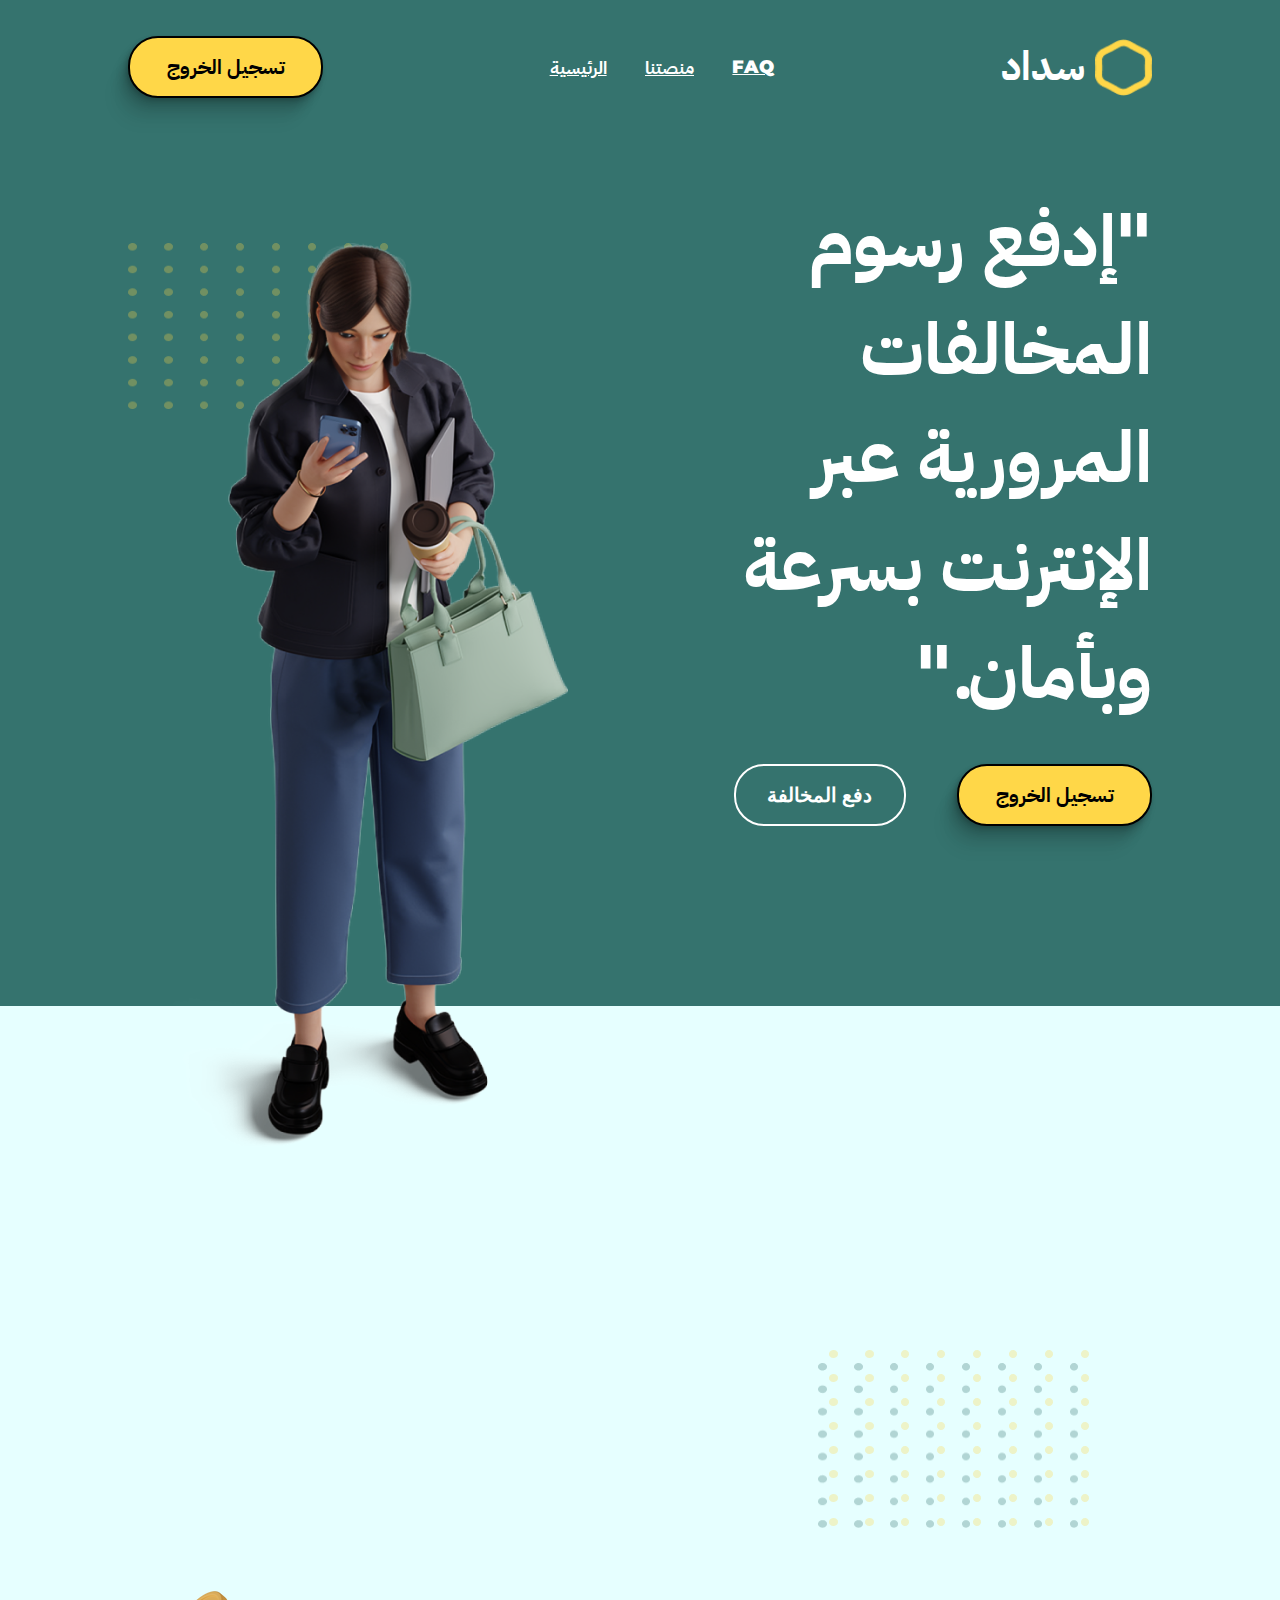
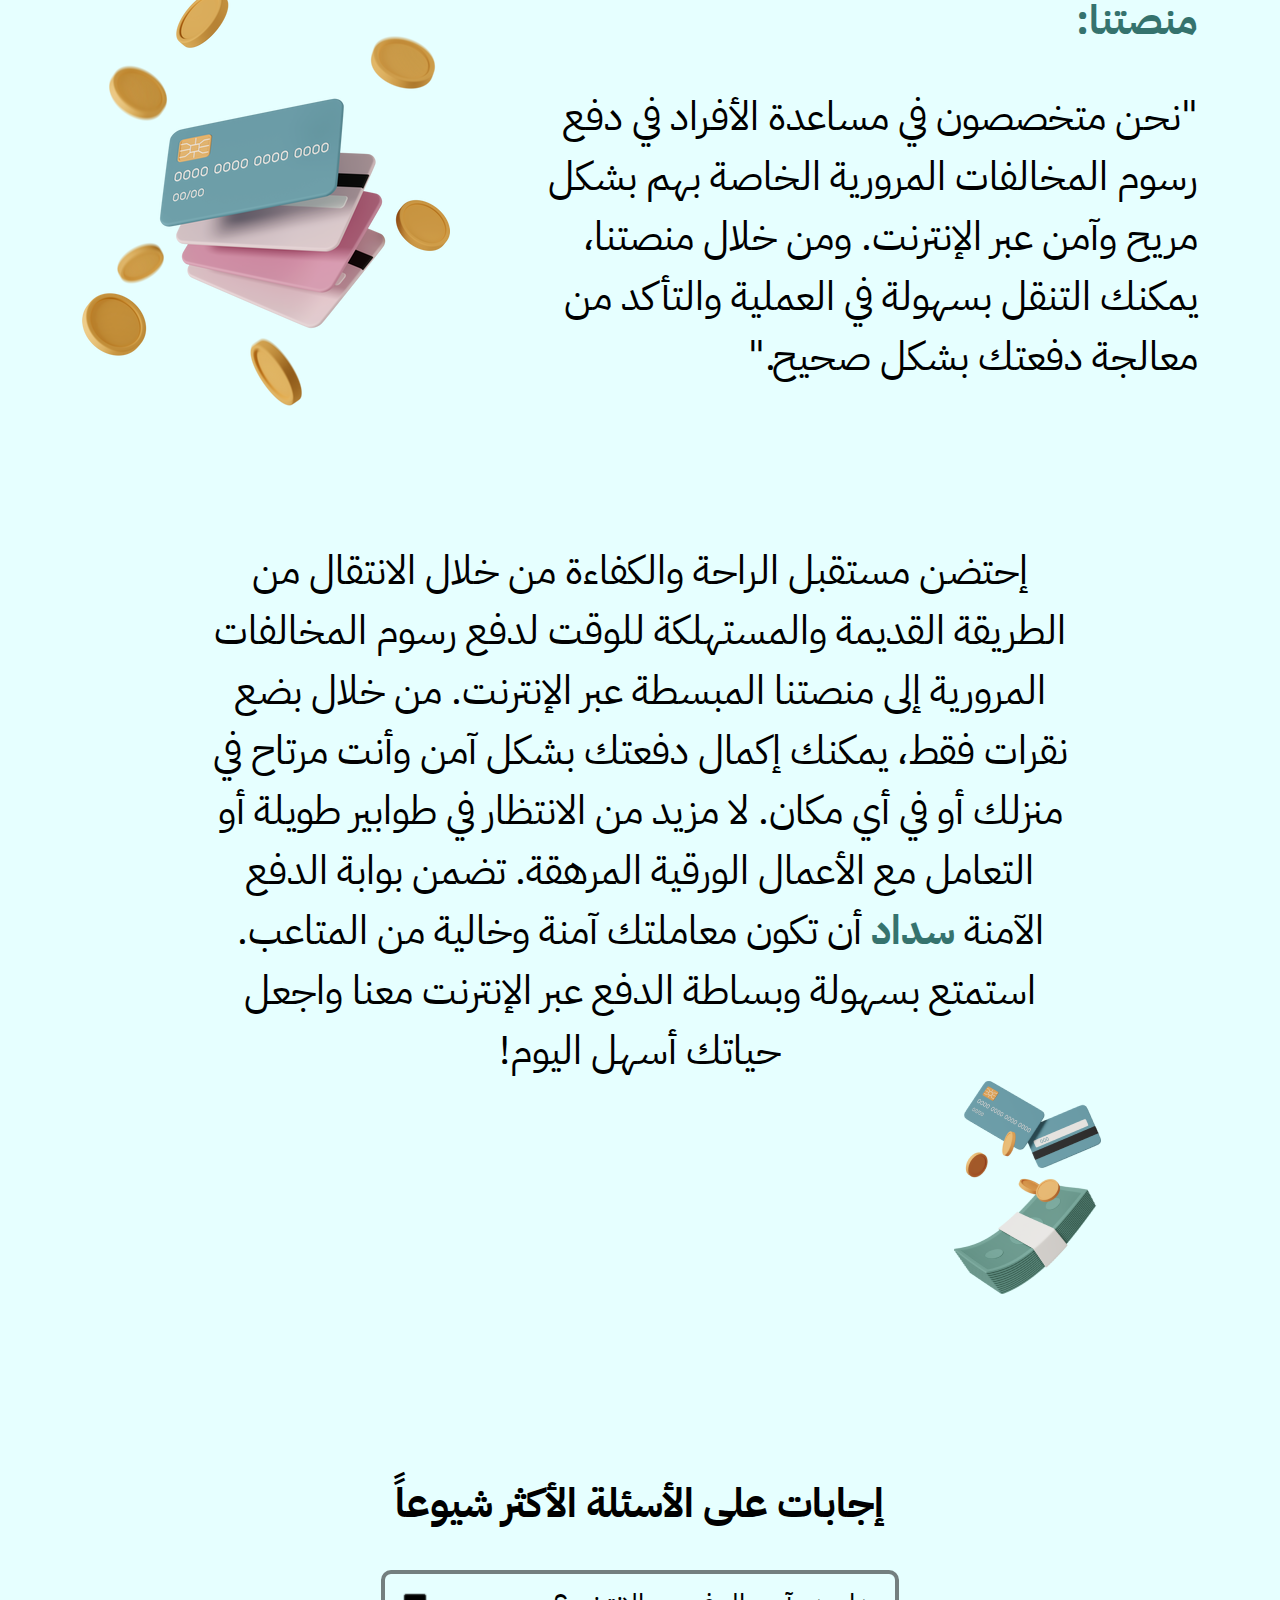
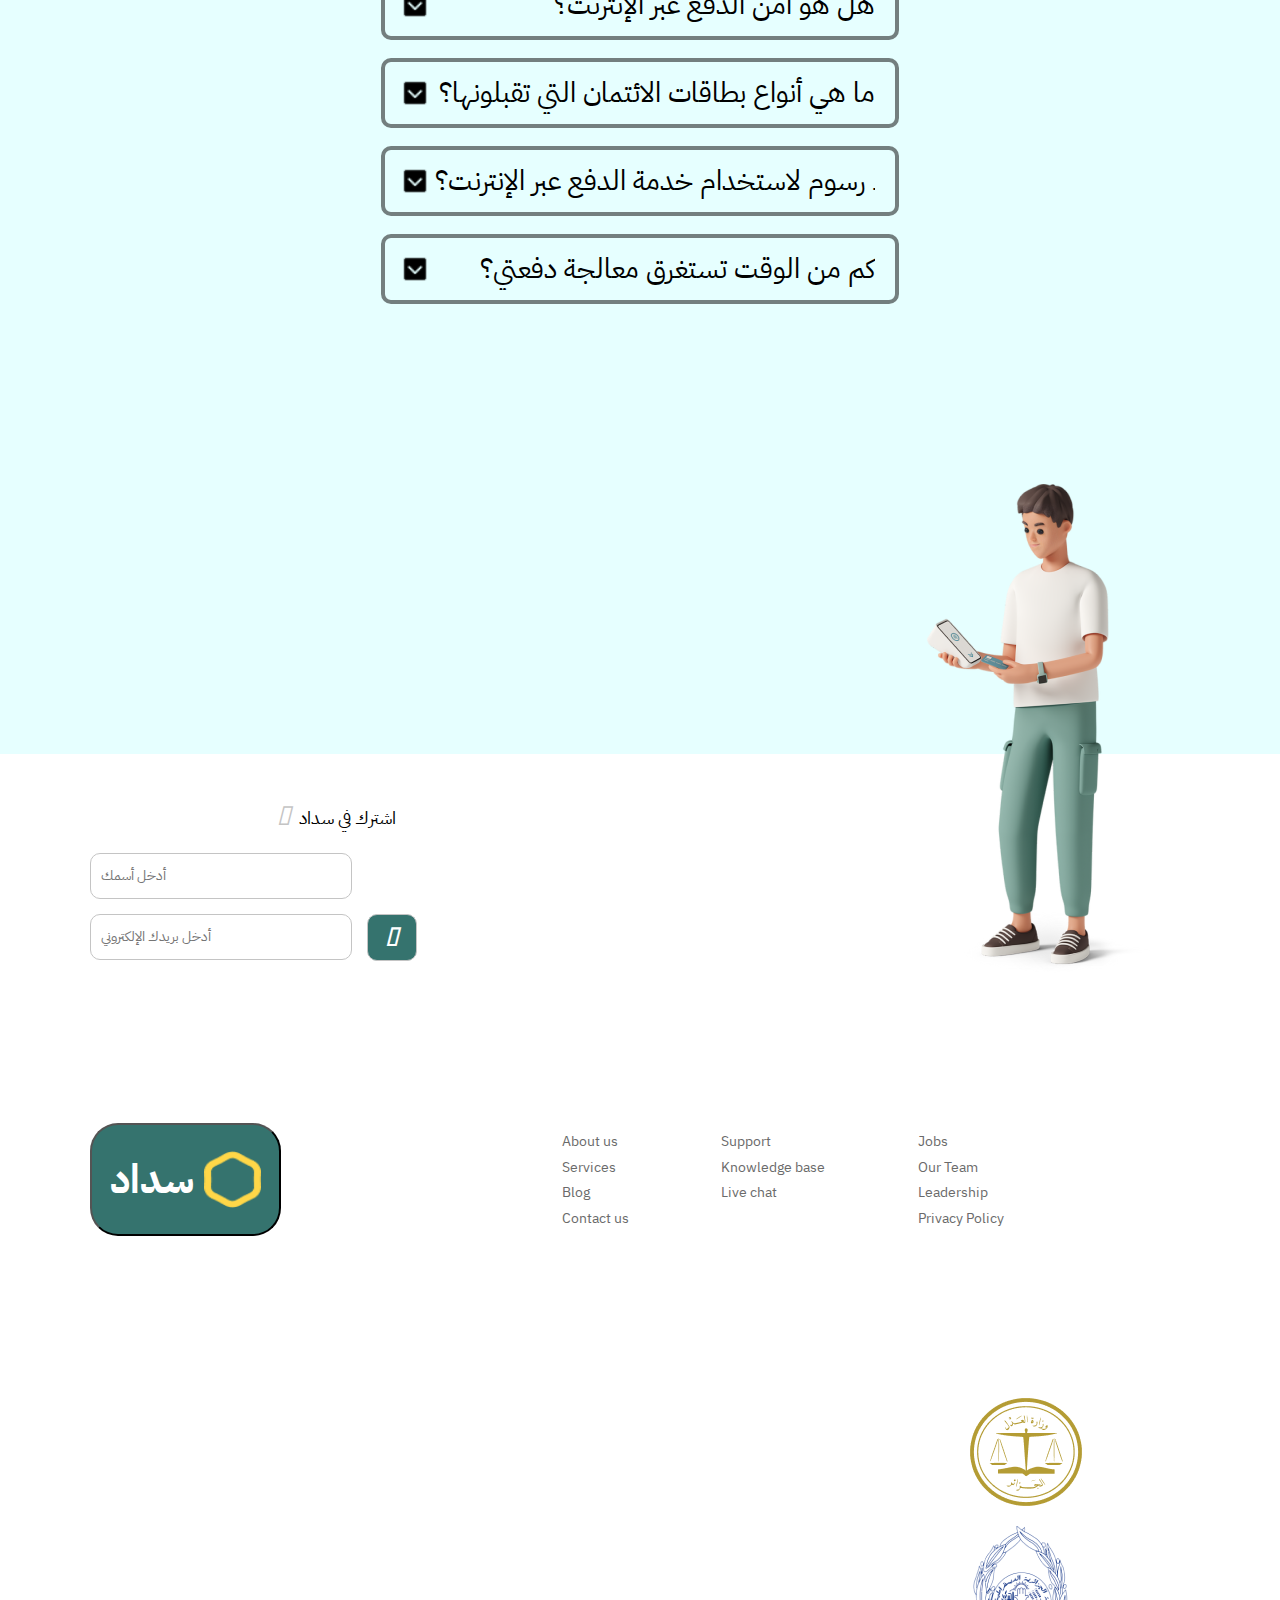
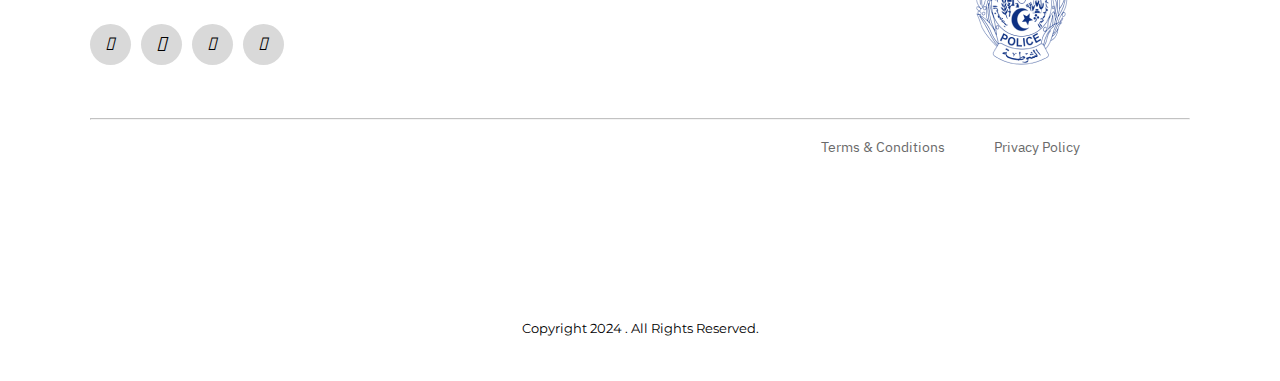
<file: Home Page/AnotherHome.html>
<!DOCTYPE html>
<html lang="en">
<head>
    <meta charset="UTF-8">
    <meta name="viewport" content="width=device-width, initial-scale=1.0">
    <link rel="preconnect" href="https://fonts.googleapis.com">
    <link rel="preconnect" href="https://fonts.gstatic.com" crossorigin>
    <link href="https://fonts.googleapis.com/css2?family=Montserrat:ital,wght@0,100..900;1,100..900&display=swap" rel="stylesheet">
    <link rel="preconnect" href="https://fonts.googleapis.com">
    <link rel="preconnect" href="https://fonts.gstatic.com" crossorigin>
    <link href="https://fonts.googleapis.com/css2?family=Inter:wght@100..900&family=Poppins:ital,wght@0,100;0,200;0,300;0,400;0,500;0,600;0,700;0,800;0,900;1,100;1,200;1,300;1,400;1,500;1,600;1,700;1,800;1,900&display=swap" rel="stylesheet">
    <link rel="stylesheet" href="https://cdnjs.cloudflare.com/ajax/libs/font-awesome/6.5.1/css/all.min.css" integrity="sha512-DTOQO9RWCH3ppGqcWaEA1BIZOC6xxalwEsw9c2QQeAIftl+Vegovlnee1c9QX4TctnWMn13TZye+giMm8e2LwA==" crossorigin="anonymous" referrerpolicy="no-referrer" />
    <link rel="preconnect" href="https://fonts.googleapis.com">
    <link rel="preconnect" href="https://fonts.gstatic.com" crossorigin>
    <link href="https://fonts.googleapis.com/css2?family=Inter:wght@100..900&family=Poppins:ital,wght@0,100;0,200;0,300;0,400;0,500;0,600;0,700;0,800;0,900;1,100;1,200;1,300;1,400;1,500;1,600;1,700;1,800;1,900&family=Readex+Pro:wght@160..700&display=swap" rel="stylesheet">
    <link rel="preconnect" href="https://fonts.googleapis.com">
    <link rel="preconnect" href="https://fonts.gstatic.com" crossorigin>
    <link href="https://fonts.googleapis.com/css2?family=IBM+Plex+Sans+Arabic:wght@100;200;300;400;500;600;700&family=Inter:wght@100..900&family=Poppins:ital,wght@0,100;0,200;0,300;0,400;0,500;0,600;0,700;0,800;0,900;1,100;1,200;1,300;1,400;1,500;1,600;1,700;1,800;1,900&family=Readex+Pro:wght@160..700&display=swap" rel="stylesheet">
    <link rel="stylesheet" href="https://use.fontawesome.com/releases/v5.12.0/css/all.css">
    <link rel="stylesheet" href="HomePage.css"/>
    <title>سداد</title>
</head>
<body>
    <div class="welcome">
        <div class="navbar">
            <div class="identity">
                <img src="Star 1.png" class="logo"/>
                <div class="name">سداد</div>
            </div>
            <div class="links">
                <a href="#" class="English">FAQ</a>
                <a href="#">منصتنا</a>
                <a href="HomePage.html">الرئيسية</a>
            </div>
            <form action="index.html"><button>تسجيل الخروج</button></form>
        </div>
        <div class="down">
            <div class="directed">
                <div class="text">"إدفع رسوم المخالفات المرورية عبر الإنترنت بسرعة وبأمان."</div>
                <div class="buttons">
                    <form action="index.html"><button class="sign">تسجيل الخروج</button></form>
                    <form action="../Payment/Payment.html"><button class="pay">دفع المخالفة</button></form>
                </div>
            </div>
            <img src="Dotted.png" class="Dotted"/>
            <img src="3d-hygge-isometric-view-of-young-woman-looking-at-phone-screen-2 (1) 1.png" class="women"/>
        </div>
    </div>
    <div class="content">
        <div class="about">
            <div class="us">
                <div class="we">
                    <div class="title1">منصتنا:</div>
                    <div class="solution">"نحن متخصصون في مساعدة الأفراد في دفع رسوم المخالفات المرورية الخاصة بهم بشكل مريح وآمن عبر الإنترنت. ومن خلال منصتنا، يمكنك التنقل بسهولة في العملية والتأكد من معالجة دفعتك بشكل صحيح."</div>
                </div>
                <img src="3d-casual-life-credit-cards-1 1.png" class="cards"/>
            <img src="Dotted (1).png" class="dotted1"/>
            <img src="Dotted (2).png" class="dotted2"/>
            </div>
            <div class="description">
                <div class="talks">إحتضن مستقبل الراحة والكفاءة من خلال الانتقال من الطريقة القديمة والمستهلكة للوقت لدفع رسوم المخالفات المرورية إلى منصتنا المبسطة عبر الإنترنت. من خلال بضع نقرات فقط، يمكنك إكمال دفعتك بشكل آمن وأنت مرتاح في منزلك أو في أي مكان. لا مزيد من الانتظار في طوابير طويلة أو التعامل مع الأعمال الورقية المرهقة. تضمن بوابة الدفع الآمنة <span class="different">سداد</span> أن تكون معاملتك آمنة وخالية من المتاعب. استمتع بسهولة وبساطة الدفع عبر الإنترنت معنا واجعل حياتك أسهل اليوم!</div>
                <img src="3d-casual-life-coins-banknotes-and-credit-cards-in-the-air 1.png" class="coins"/>
            </div>
        </div>
        <div class="questions">
            <div class="widespread">إجابات على الأسئلة الأكثر شيوعاً</div>
            <form>
                <div class="ask">
                    <select id="answer">
                        <option selected hidden class="on">هل هو آمن الدفع عبر الإنترنت؟</option>
                        <option value="1" class="off">نعم، نحن نستخدم بوابة دفع آمنة لضمان حماية معلوماتك.</option>
                    </select>
                <img  class="icon1" src="Drop Down.png"/>
                </div>
                <div class="ask">
                    <select id="answer">
                        <option selected hidden class="on">ما هي أنواع بطاقات الائتمان التي تقبلونها؟</option>
                        <option value="1" class="off" id="en">Visa ,MasterCard ,CCP ,paypal</option>
                    </select>
                <img  class="icon2" src="Drop Down.png"/>
                </div>
                <div class="ask">
                    <select id="answer">
                        <option selected hidden class="on">هل هناك رسوم لاستخدام خدمة الدفع عبر الإنترنت؟</option>
                        <option value="1" class="off">خدمة الدفع عبر الإنترنت لدينا مجانية للاستخدام.</option>
                    </select>
                <img  class="icon3" src="Drop Down.png"/>
                </div>
                <div class="ask">
                    <select id="answer">
                        <option selected hidden class="on">كم من الوقت تستغرق معالجة دفعتي؟</option>
                        <option value="1" class="off">تتم معالجة المدفوعات عادة خلال 1-2 أيام عمل. ستتلقى رسالة تأكيد عبر البريد الإلكتروني بمجرد معالجة دفعتك بنجاح.</option>
                    </select>
                <img  class="icon4" src="Drop Down.png"/>
                </div>
            </form>
        </div>
    </div>
    <div class="footer">
        <div class="subscribe">
            <div class="title2">
                <div class="offre">اشترك في سداد</div>
                <i class="fa-regular fa-envelope" id="mail"></i>
            </div>
            <form>
                <input type="text" placeholder="أدخل أسمك"/>
                <input type="email" placeholder="أدخل بريدك الإلكتروني"/>
                <button type="submit"><i class="fa-solid fa-paper-plane" id="send"></i></button>
            </form>
        </div>
        <div class="more">
            <button>
                <img src="Star 1.png" class="logo"/>
                <div class="name">سداد</div>
            </button>
            <div class="fields">
                <div class="part">
                    <a href="#">About us</a>
                    <a href="#">Services</a>
                    <a href="#">Blog</a>
                    <a href="#">Contact us</a>
                </div>
                <div class="part">
                    <a href="#">Support</a>
                    <a href="#">Knowledge base</a>
                    <a href="#">Live chat</a>
                </div>
                <div class="part">
                    <a href="#">Jobs</a>
                    <a href="#">Our Team</a>
                    <a href="#">Leadership</a>
                    <a href="#">Privacy Policy</a>
                </div>
            </div>
        </div>
        <div class="CP">
            <div class="by">
                <div class="socials">
                    <div class="contact"><a href="#"><i class="fa-brands fa-facebook-f" id="sc"></i></a></div>
                    <div class="contact"><a href="#"><i class="fa-brands fa-instagram" id="sc"></i></a></div>
                    <div class="contact"><a href="#"><i class="fa-brands fa-twitter" id="sc"></i></a></div>
                    <div class="contact"><a href="#"><i class="fa-brands fa-linkedin-in" id="sc"></i></a></div>
                </div>
                <div class="pics">
                    <img src="وزارة_العدل_الجزائر 1.png" class="ministry"/>
                    <img src="Police_Algérie 1.png" class="police"/>
                </div>
            </div>
            <hr class="ligne"/>
            <div class="terms">
                <a href="#">Terms & Conditions</a>
                <a href="#">Privacy Policy</a>
            </div>
        </div>
        <div class="copyrights">Copyright 2024 . All Rights Reserved.</div>
    <img src="3d-casual-life-man-holding-payment-terminal (1) 1.png" class="men"/>
    </div>
</body>
</html>
</file>
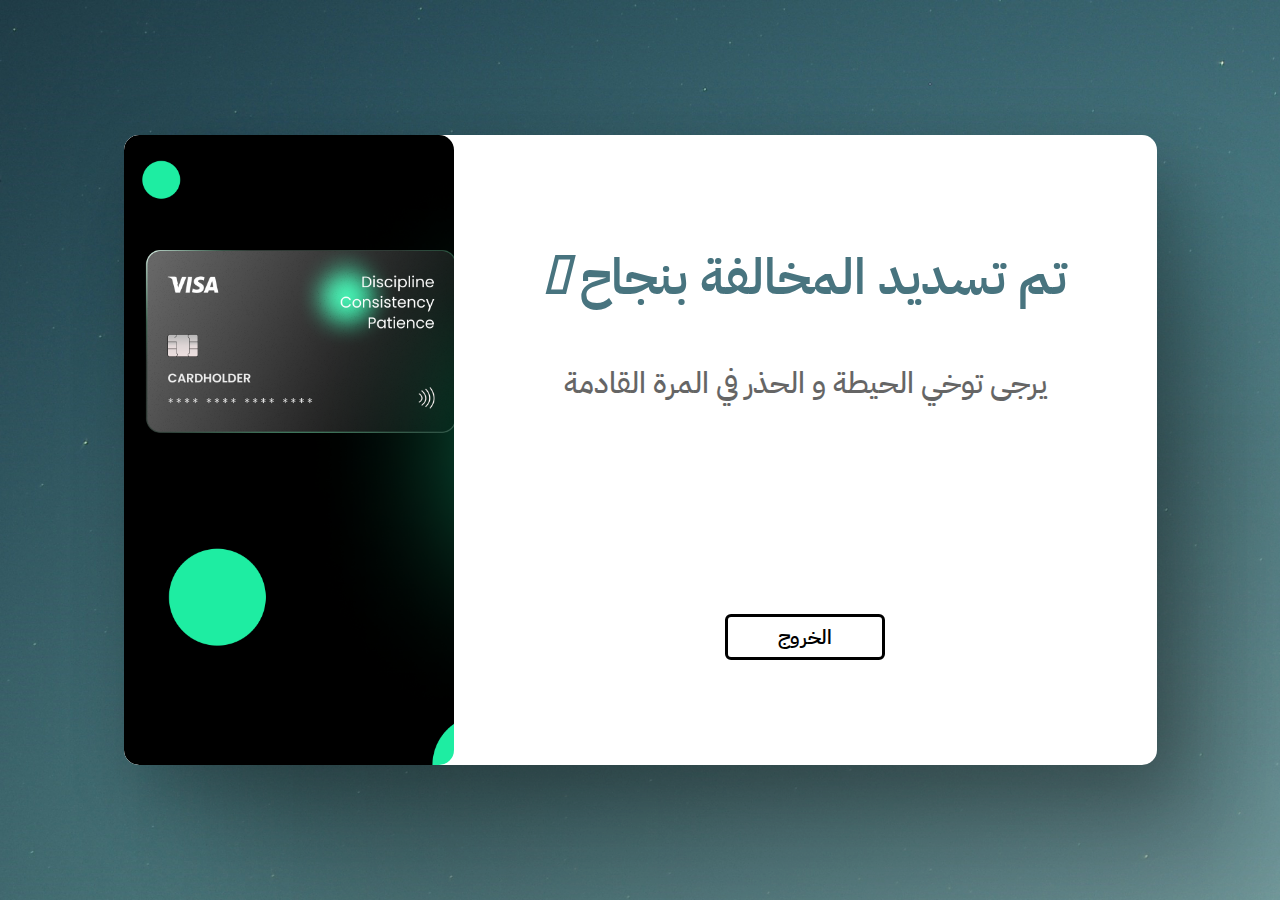
<file: Payment/done.html>
<!DOCTYPE html>
<html lang="en">
<head>
    <link rel="icon" href="../Star 1.png">
    <meta charset="UTF-8">
    <meta name="viewport" content="width=device-width, initial-scale=1.0">
    <link rel="preconnect" href="https://fonts.googleapis.com">
    <link rel="preconnect" href="https://fonts.gstatic.com" crossorigin>
    <link href="https://fonts.googleapis.com/css2?family=Montserrat:ital,wght@0,100..900;1,100..900&display=swap" rel="stylesheet">
    <link rel="stylesheet" href="https://cdnjs.cloudflare.com/ajax/libs/font-awesome/6.5.1/css/all.min.css" integrity="sha512-DTOQO9RWCH3ppGqcWaEA1BIZOC6xxalwEsw9c2QQeAIftl+Vegovlnee1c9QX4TctnWMn13TZye+giMm8e2LwA==" crossorigin="anonymous" referrerpolicy="no-referrer" />
    <link rel="preconnect" href="https://fonts.googleapis.com">
    <link rel="preconnect" href="https://fonts.gstatic.com" crossorigin>
    <link href="https://fonts.googleapis.com/css2?family=IBM+Plex+Sans+Arabic:wght@100;200;300;400;500;600;700&family=Inter:wght@100..900&family=Poppins:ital,wght@0,100;0,200;0,300;0,400;0,500;0,600;0,700;0,800;0,900;1,100;1,200;1,300;1,400;1,500;1,600;1,700;1,800;1,900&family=Readex+Pro:wght@160..700&display=swap" rel="stylesheet">
    <link rel="stylesheet" href="https://use.fontawesome.com/releases/v5.12.0/css/all.css">
    <link rel="stylesheet" href="done.css"/>
    <title>سداد</title>
</head>
<body>
    <div class="container">
        <div class="image"></div>
        <div class="final">
            <div class="succeed">
                <div class="done">تم تسديد المخالفة بنجاح <i class="fa-solid fa-check"></i></div>
                <div class="advice">يرجى توخي الحيطة و الحذر  في  المرة القادمة</div>
            </div>
            <form action="../AnotherHome.html"><button>الخروج</button></form>
        </div>
    </div>
</body>
</html>
</file>
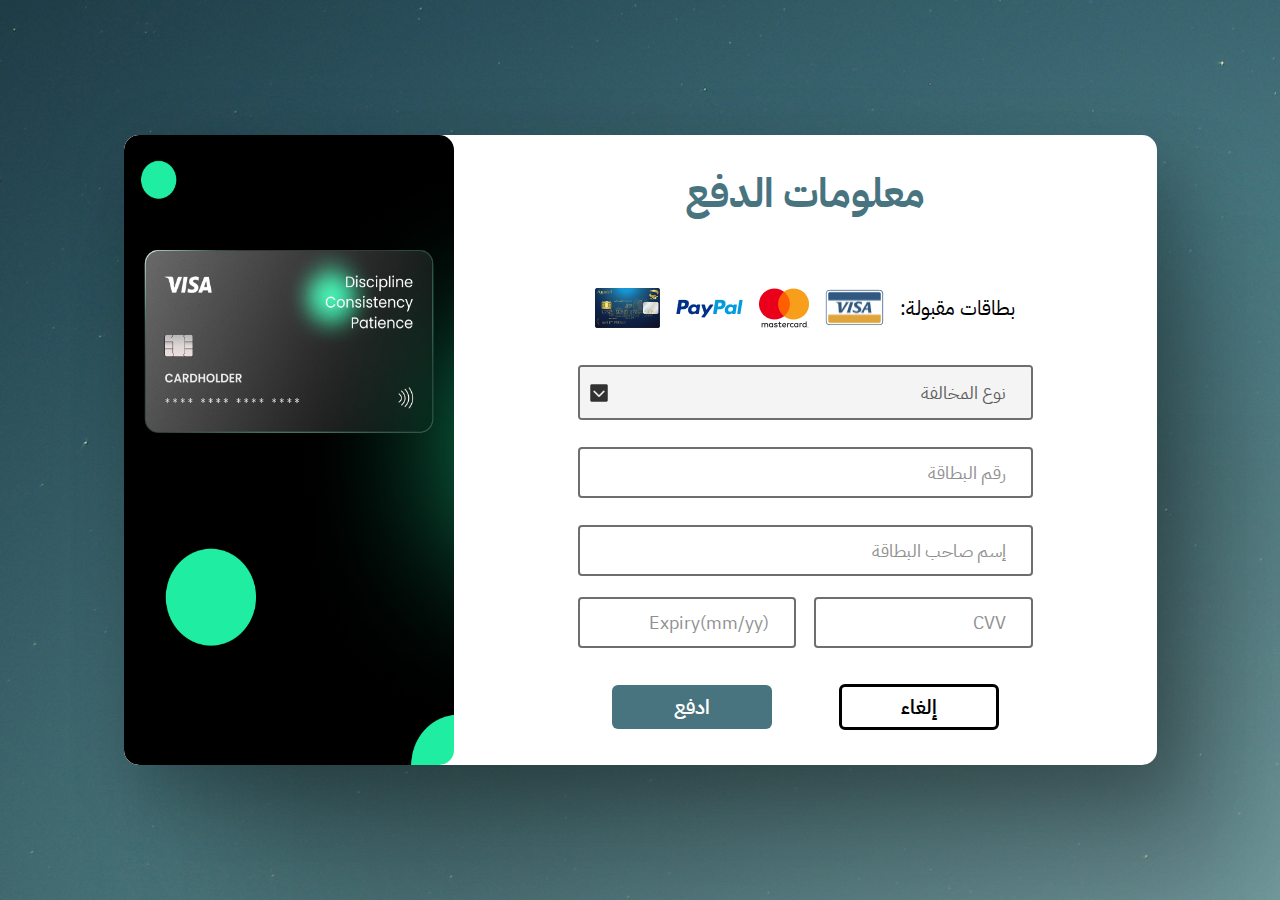
<file: Payment/Payment.html>
<!DOCTYPE html>
<html lang="arabic">
<head>
    <link rel="icon" href="../Star 1.png">
    <meta charset="UTF-8">
    <meta name="viewport" content="width=device-width, initial-scale=1.0">
    <link rel="preconnect" href="https://fonts.googleapis.com">
    <link rel="preconnect" href="https://fonts.gstatic.com" crossorigin>
    <link href="https://fonts.googleapis.com/css2?family=Montserrat:ital,wght@0,100..900;1,100..900&display=swap" rel="stylesheet">
    <link rel="stylesheet" href="https://cdnjs.cloudflare.com/ajax/libs/font-awesome/6.5.1/css/all.min.css" integrity="sha512-DTOQO9RWCH3ppGqcWaEA1BIZOC6xxalwEsw9c2QQeAIftl+Vegovlnee1c9QX4TctnWMn13TZye+giMm8e2LwA==" crossorigin="anonymous" referrerpolicy="no-referrer" />
    <link rel="preconnect" href="https://fonts.googleapis.com">
    <link rel="preconnect" href="https://fonts.gstatic.com" crossorigin>
    <link href="https://fonts.googleapis.com/css2?family=IBM+Plex+Sans+Arabic:wght@100;200;300;400;500;600;700&family=Inter:wght@100..900&family=Poppins:ital,wght@0,100;0,200;0,300;0,400;0,500;0,600;0,700;0,800;0,900;1,100;1,200;1,300;1,400;1,500;1,600;1,700;1,800;1,900&family=Readex+Pro:wght@160..700&display=swap" rel="stylesheet">
    <link rel="stylesheet" href="https://use.fontawesome.com/releases/v5.12.0/css/all.css">
    <link rel="stylesheet" href="Payment.css"/>
    <title>سداد</title>
</head>
<body>
    <div class="container">
        <img class="card-image" src="ec65a369483bcf0579eaddfb3517af73.png">
        <div class="user-informations">
            <div class="header">معلومات الدفع</div>
            <div class="all-rest">
                <div class="cards">
                    <p>بطاقات مقبولة:</p>
                    <img class="visa" src="visa-4 1.png"/>
                    <img class="mastercard" src="mastercard-2-logo 1.png"/>
                    <img class="paypal" src="paypal 1.png"/>
                    <img class="ccp" src="33_7.png"/>
                </div>
                    <form class="inputs" action="done.html">
                        <div class="data">
                            <div class="to-pay">
                                <div class="violation">
                                    <select id="money" onchange="price()">
                                        <option selected hidden>نوع المخالفة</option>
                                        <option value="1">عدم تقديم وثائق المركبة</option>
                                        <option value="2">مخالفة الأحكام المتعلقة بالإنارة</option>
                                        <option value="3">خلل في أجهزة الإنارة و إشارة السيارات</option>
                                        <option value="4">مخالفة أحكام الوقوف</option>
                                        <option value="5">التخفيض غير العادي للسرعة</option>
                                        <option value="6">عدم وضع الإشارة الملائمة عند السياقة</option>
                                        <option value="7">مخالفة متعلقة بلوحة المركبة</option>
                                        <option value="8">تجاوز السرعة المحددة</option>
                                        <option value="9">عدم وضع حزام الأمان</option>
                                        <option value="10">عدم لبس الخوذة</option>
                                        <option value="11">السير ليلا دون إستعمال الأنوار</option>
                                        <option value="12">سلك طرقات ممنوعة</option>
                                        <option value="13">نقل عدد من الركاب يزيد عن المحدد</option>
                                        <option value="14">تجاوز الأوزان المقررة</option>
                                        <option value="15">إستعمال الهاتف المحمول أثناء السياقة</option>
                                        <option value="16">تجاهل أولوية مرور الراجلين</option>
                                        <option value="17">مخالفة إتجاه المرور المفروض</option>
                                        <option value="18">تجاهل قواعد التجاوز السليم</option>
                                        <option value="19">مخالفة المسافة القانونية بين المركبات أثناء السير</option>
                                        <option value="20">إلحقاء الضرر بالغير و الممتلكات العامة</option>
                                    </select>
                                    <img  class="icon" src="Drop Down.png"/>
                                </div>
                                <input type="text" placeholder="رقم البطاقة" required />
                                <input type="text" placeholder="إسم صاحب البطاقة" required maxlength="15"/>
                            </div>
                            <div class="card-informations">
                                <input  type="text" placeholder="Expiry(mm/yy)" required />
                                <input type="text" placeholder="CVV" required />
                            </div>
                        </div>
                        <div class="validation" id="lm">
                            <button type="submit" class="pay" id="cash">ادفع</button>
                            <div class="out"><a href="Payment.html" class="back">إلغاء</a></div>
                        </div>
                    </form>
            </div>
        </div>
    </div>

    <script>
         function price(){
            const pay = document.getElementById("cash");
            var violation = document.getElementById("money").value;
            if
              (violation == "1" || violation == "2" || violation == "3")
            {
                pay.innerHTML = "إدفع 2000 دج";
            }
            else{
                if
                  (violation == "4" || violation == "5" || violation == "6" ||  violation == "7" )
                {
                    pay.innerHTML = "إدفع 2500 دج";
                }
                else{
                    if
                      (violation == "8" || violation == "9" || violation == "10")
                    {
                    pay.innerHTML = "إدفع 3000 دج";
                    }
                    else{
                        if
                        (
                        violation == "11" || violation == "12" || violation == "13" ||
                        violation == "14" || violation == "15" || violation == "16" ||
                        violation == "17" || violation == "18" || violation == "19"
                        )
                        {
                        pay.innerHTML = "إدفع 5000 دج";
                        }
                        else{
                            if(violation == "20")
                            {
                            pay.innerHTML = "إدفع 6000 دج";
                            }
                        }
                    }
                }
            }
         }
    </script>

</body>
</html>
</file>
<file: HomePage.css>
*{
    box-sizing: border-box;
    font-family: "IBM Plex Sans Arabic", sans-serif;
}

body{
    padding: 0;
    margin: 0;
    height: 100vh;
    display:flex;
    flex-direction: column;
    position: relative;
}

.welcome{
    width: 100%;
    background-color: #35736E;
    display: flex;
    flex-direction: column;
    gap: 10vh;
    padding: 4vh 10% 20vh;
}

.navbar{
    width: 100%;
    display: flex;
    justify-content: space-between;
    flex-direction: row-reverse;
    align-items: center;
    flex-wrap: wrap;
}

.identity{
    display: flex;
    flex-direction: row-reverse;
    align-items: center;
    gap: 10px;
}

.logo{
    width: 57px;
    height: 57px;
}

.name{
    font-size: 40px;
    font-weight: 900;
    color: white;
    text-align: center;
}

.links{
    display: flex;
    flex-direction: row-reverse;
    align-items: center;
    gap: 3vw;
}

.links a{
    color: white;
    font-size: 18px;
    font-weight: 900;
    transition: 0.6s;
}

.links a:hover{
    font-size: 19px;
}

.English{
    font-family: "Montserrat",sans-serif;
    font-weight: 700;
}

.navbar button,.sign{
    width: 195px;
    height: 62px;
    border-radius: 30px;
    border: 2px solid black;
    display: flex;
    justify-content: center;
    align-items: center;
    background-color:#FFD748;
    font-size: 20px;
    font-weight: 700;
    color: black;
    box-shadow: -1px 2px 4px 0px #0000002E,
                -4px 7px 8px 0px #00000026,
                -9px 16px 11px 0px #00000017,
                -16px 28px 13px 0px #00000008,
                -24px 43px 14px 0px #00000000;
    transition: 0.4s;
}

.navbar button:hover,.sign:hover{
    background-color: #ffcf22;
    transform: scale(0.95);
}

.down{
    display: flex;
    flex-direction: row-reverse;
    gap: 20%;
    flex-wrap: wrap;
}

.directed{
    width: 50%;
    display: flex;
    flex-direction: column;
    gap: 4vh;
    justify-content: center;
    align-self: flex-end;
}

.text{
    direction: rtl;
    font-size: 72px;
    font-weight: 700;
    text-align: right;
    color: white;
    text-shadow: -4px 6px 15px 0px #000000B0;
}

.buttons{
    display: flex;
    flex-direction: row-reverse;
    gap: 10%;
    align-items: center;
}

.pay{
    width: 172px;
    height: 62px;
    border-radius: 30px;
    background-color: transparent;
    border: 2px solid white;
    padding: 1px 2.5px;
    font-family: "Poppins",sans-serif;
    font-size: 20px;
    font-weight: 600;
    color: white;
    transition: 0.4s;
}

.pay:hover{
    transform: scale(0.95);
    background-color: #458781;
}

.Dotted{
    width: 260px;
    height: 165.6px;
    position: absolute;
    top: 27%;
    left: 10%;
}

.women{
    width: 466px;
    height: 914px;
    position: absolute;
    top: 27%;
    left: 8%;
}





.content{
    display: flex;
    flex-direction: column;
    padding: 65vh 5% 50vh;
    gap: 20vh;
    align-items:center;
    background-color: rgb(230, 255, 255);
}

.about{
    display: flex;
    flex-direction: column;
    gap: 15vh;
    align-items: center;
}

.us{
    display: flex;
    flex-direction: row-reverse;
    gap: 5%;
    align-items: center;
    justify-content: center;
    position: relative;
}

.we{
    width: 60%;
    display: flex;
    flex-direction: column;
    gap: 4vh;
    align-items: flex-end;
    align-self: flex-start;
}

.title1{
    font-size: 40px;
    font-weight: 900;
    direction: rtl;
    color: #35736E;
}

.solution{
    font-size: 40px;
    font-weight: 400;
    direction: rtl;
    color: black;
}

.cards{
    width: 368px;
    height: 415px;
}

.description{
    display: flex;
    flex-direction: column;
    align-items: center;
    justify-content: center;
}

.talks{
    width: 75%;
    font-size: 40px;
    font-weight: 400;
    text-align: center;
    color: black;
    direction: rtl;
    align-self: center;
}

.different{
    color: #35736E;
    font-weight: 700;
}

.coins{
    width: 147px;
    height: 213px;
    align-self: flex-end;
    margin-right: 10%;
}

.questions{
    width: 45%;
    display: flex;
    flex-direction: column;
    gap: 4vh;
    align-items: center;
    align-self: center;
}

.widespread{
    font-size: 40px;
    font-weight: 700;
    text-align: center;
    color: black;
}

.questions form{
    display: flex;
    flex-direction: column;
    gap: 2vh;
    width: 100%;
    align-items: center;
}

select{
    appearance: none;
    width: 100%;
    height: 100%;
    border: none;
    outline: none;
    padding: 10px 20px 10px 50px;
    text-align: right;
    font-size: 28px;
    font-weight: 400;
    cursor: pointer;
    display: flex;
    align-items: center;
    background-color: transparent;
}

.ask{
    width: 100%;
    position: relative;
    padding: 0;
    border: 4px solid rgba(0, 0, 0, 0.502);
    border-radius: 10px; 
    text-align: right;
    overflow: hidden;
    outline: none;
}

.icon1,.icon2,.icon3,.icon4{
    height: 30px;
    width: 30px;
    position:absolute;
    left: 3%;
    top: 50%;
    transform: translateY(-50%);
    cursor: pointer;
    pointer-events: none;
}


.dotted1{
    width: 260px;
    height: 165.6px;
    position: absolute;
    top: -55%;
    right: 12%;
}

.dotted2{
    width: 260px;
    height: 176px;
    position: absolute;
    top: -58%;
    right: 11%;
}

.off{
    direction: rtl;
}





.footer{
    width: 100%;
    display: flex;
    flex-direction: column;
    gap: 18vh;
    padding: 5vh 7%;
    position: relative;
}

.subscribe{
    width: 45%;
    display: flex;
    flex-direction: column;
    gap: 2vh;
    justify-content: center;
}

.title2{
    display: flex;
    gap: 10px;
    align-items: center;
    justify-content: center;
    align-self: center;
    justify-self: center;
    font-weight: 400;
    direction: rtl;
}

.offre{
    font-size: 18px;
    color: black;
    text-align: center;
}

#mail{
    font-size: 24px;
    color: #C4C4C4;
}


.subscribe form{
    width: 100%;
    display: flex;
    gap: 15px;
    flex-wrap: wrap;
}

.subscribe form input{
    width: 262px;
    height: 45.79px;
    border: 1px solid #C4C4C4;
    border-radius: 10px;
    color: #2F2F2F;
    font-weight: 400;
    font-size: 14px;
    padding-left: 10px;
}

.subscribe form button{
    width: 50px;
    height: 47.7px;
    display: flex;
    align-items: center;
    justify-content: center;
    border-radius: 10px;
    border: 1px solid #C4C4C4;
    background-color: #35736E;
    cursor: pointer;
    transition: 0.4s;
}

.subscribe form button:hover{
    background-color: #458781;
    transform: scale(0.95);
}

#send{
    font-size: 24px;
    font-weight: 600;
    color: white;
}


.more{
    width: 85%;
    display: flex;
    gap: 30%;
    align-items: center;
}

.more button{
    width: 193px;
    height: 113px;
    border-radius: 28px;
    background-color: #35736E;
    display: flex;
    justify-content: center;
    align-items: center;
    gap: 10px;
    direction: rtl;
    transition: 0.4s;
    border: 0px;
}

.more button:hover{
    background-color: #458781;
    transform: scale(0.95);
}

.fields{
    width: 50%;
    display: flex;
    gap: 20%;
    flex-wrap: wrap;
    align-items: flex-start;
}

.part{
    display: flex;
    flex-direction: column;
    gap: 0.5vh;
    font-family: "Montserrat",sans-serif;
    font-weight: 400;
    font-size: 14px;
}

.part a{
    text-decoration: none;
    color: #6A6A6A;
    transition: 0.4s;
}

.part a:hover{
    color: #62afa9;
}


.CP{
    width: 100%;
    display: flex;
    flex-direction: column;
    align-items: flex-start;
    gap: 5vh;
    position: relative;
}

.socials{
    width: 20%;
    display: flex;
    align-items: center;
    gap: 10px;
    align-self: flex-end;
}

.by{
    width: 100%;
    display: flex;
    justify-content: space-between;
    align-items: center;
}

.contact{
    width: 41px;
    height: 41px;
    border-radius: 50%;
    display: flex;
    justify-content: center;
    align-items: center;
    background-color: #D9D9D9;
    transition: 0.4s;
}

.contact:hover{
    background-color: #f1f0f0;
    transform: scale(1.05);
}

.pics{
    width: 20%;
    display: flex;
    flex-wrap: wrap;
    gap: 20px;
    align-items: flex-start;
}

.sc{
    font-size: 14px;
}

.fa-instagram{
    font-size: 18px;
}

.contact a{
    text-decoration: none;
    color: black;
    transition: 0.4s;
}

.contact:hover a{
    color:#458781;
    font-size: 18px;
}

.contact:hover .fa-instagram{
    color:#458781;
    font-size: 20px;
}

.ligne{
    height: 1px;
    width: 100%;
    color:#EFF2F1;
    align-self: center;
    opacity: 60%;
}

.terms{
    width: 100%;
    display: flex;
    align-items: center;
    gap: 5%;
    font-family: "Montserrat",sans-serif;
    font-size: 14px;
    font-weight: 400;
    text-align: right;
    justify-content: flex-end;
    margin-top: -4vh;
    padding-right: 10%;
}

.terms a{
    text-decoration: none;
    color:#6A6A6A ;
    justify-self: flex-end;
    transition: 0.4s;
}

.terms a:hover{
    color: #62afa9;
}

.copyrights{
    font-family: "Montserrat",sans-serif;
    font-size: 13px;
    font-weight: 400;
    text-align: left;
    align-self: center;
}


.police{
    width: 105px;
    height: 139px;
}

.ministry{
    width: 112px;
    height: 108px;
    align-self: center;
}

.men{
    width: 225px;
    height: 490px;
    position: absolute;
    right: 10%;
    top: -30vh;      
}
</file>
<file: Home Page/HomePage.css>
*{
    box-sizing: border-box;
    font-family: "IBM Plex Sans Arabic", sans-serif;
}

body{
    padding: 0;
    margin: 0;
    height: 100vh;
    display:flex;
    flex-direction: column;
    position: relative;
}

.welcome{
    width: 100%;
    background-color: #35736E;
    display: flex;
    flex-direction: column;
    gap: 10vh;
    padding: 4vh 10% 20vh;
}

.navbar{
    width: 100%;
    display: flex;
    justify-content: space-between;
    flex-direction: row-reverse;
    align-items: center;
    flex-wrap: wrap;
}

.identity{
    display: flex;
    flex-direction: row-reverse;
    align-items: center;
    gap: 10px;
}

.logo{
    width: 57px;
    height: 57px;
}

.name{
    font-size: 40px;
    font-weight: 900;
    color: white;
    text-align: center;
}

.links{
    display: flex;
    flex-direction: row-reverse;
    align-items: center;
    gap: 3vw;
}

.links a{
    color: white;
    font-size: 18px;
    font-weight: 900;
    transition: 0.6s;
}

.links a:hover{
    font-size: 19px;
}

.English{
    font-family: "Montserrat",sans-serif;
    font-weight: 700;
}

.navbar button,.sign{
    width: 195px;
    height: 62px;
    border-radius: 30px;
    border: 2px solid black;
    display: flex;
    justify-content: center;
    align-items: center;
    background-color:#FFD748;
    font-size: 20px;
    font-weight: 700;
    color: black;
    box-shadow: -1px 2px 4px 0px #0000002E,
                -4px 7px 8px 0px #00000026,
                -9px 16px 11px 0px #00000017,
                -16px 28px 13px 0px #00000008,
                -24px 43px 14px 0px #00000000;
    transition: 0.4s;
}

.navbar button:hover,.sign:hover{
    background-color: #ffcf22;
    transform: scale(0.95);
}

.down{
    display: flex;
    flex-direction: row-reverse;
    gap: 20%;
    flex-wrap: wrap;
}

.directed{
    width: 50%;
    display: flex;
    flex-direction: column;
    gap: 4vh;
    justify-content: center;
    align-self: flex-end;
}

.text{
    direction: rtl;
    font-size: 72px;
    font-weight: 700;
    text-align: right;
    color: white;
    text-shadow: -4px 6px 15px 0px #000000B0;
}

.buttons{
    display: flex;
    flex-direction: row-reverse;
    gap: 10%;
    align-items: center;
}

.pay{
    width: 172px;
    height: 62px;
    border-radius: 30px;
    background-color: transparent;
    border: 2px solid white;
    padding: 1px 2.5px;
    font-family: "Poppins",sans-serif;
    font-size: 20px;
    font-weight: 600;
    color: white;
    transition: 0.4s;
}

.pay:hover{
    transform: scale(0.95);
    background-color: #458781;
}

.Dotted{
    width: 260px;
    height: 165.6px;
    position: absolute;
    top: 27%;
    left: 10%;
}

.women{
    width: 466px;
    height: 914px;
    position: absolute;
    top: 27%;
    left: 8%;
}





.content{
    display: flex;
    flex-direction: column;
    padding: 65vh 5% 50vh;
    gap: 20vh;
    align-items:center;
    background-color: rgb(230, 255, 255);
}

.about{
    display: flex;
    flex-direction: column;
    gap: 15vh;
    align-items: center;
}

.us{
    display: flex;
    flex-direction: row-reverse;
    gap: 5%;
    align-items: center;
    justify-content: center;
    position: relative;
}

.we{
    width: 60%;
    display: flex;
    flex-direction: column;
    gap: 4vh;
    align-items: flex-end;
    align-self: flex-start;
}

.title1{
    font-size: 40px;
    font-weight: 900;
    direction: rtl;
    color: #35736E;
}

.solution{
    font-size: 40px;
    font-weight: 400;
    direction: rtl;
    color: black;
}

.cards{
    width: 368px;
    height: 415px;
}

.description{
    display: flex;
    flex-direction: column;
    align-items: center;
    justify-content: center;
}

.talks{
    width: 75%;
    font-size: 40px;
    font-weight: 400;
    text-align: center;
    color: black;
    direction: rtl;
    align-self: center;
}

.different{
    color: #35736E;
    font-weight: 700;
}

.coins{
    width: 147px;
    height: 213px;
    align-self: flex-end;
    margin-right: 10%;
}

.questions{
    width: 45%;
    display: flex;
    flex-direction: column;
    gap: 4vh;
    align-items: center;
    align-self: center;
}

.widespread{
    font-size: 40px;
    font-weight: 700;
    text-align: center;
    color: black;
}

.questions form{
    display: flex;
    flex-direction: column;
    gap: 2vh;
    width: 100%;
    align-items: center;
}

select{
    appearance: none;
    width: 100%;
    height: 100%;
    border: none;
    outline: none;
    padding: 10px 20px 10px 50px;
    text-align: right;
    font-size: 28px;
    font-weight: 400;
    cursor: pointer;
    display: flex;
    align-items: center;
    background-color: transparent;
}

.ask{
    width: 100%;
    position: relative;
    padding: 0;
    border: 4px solid rgba(0, 0, 0, 0.502);
    border-radius: 10px; 
    text-align: right;
    overflow: hidden;
    outline: none;
}

.icon1,.icon2,.icon3,.icon4{
    height: 30px;
    width: 30px;
    position:absolute;
    left: 3%;
    top: 50%;
    transform: translateY(-50%);
    cursor: pointer;
    pointer-events: none;
}


.dotted1{
    width: 260px;
    height: 165.6px;
    position: absolute;
    top: -55%;
    right: 12%;
}

.dotted2{
    width: 260px;
    height: 176px;
    position: absolute;
    top: -58%;
    right: 11%;
}

.off{
    direction: rtl;
}





.footer{
    width: 100%;
    display: flex;
    flex-direction: column;
    gap: 18vh;
    padding: 5vh 7%;
    position: relative;
}

.subscribe{
    width: 45%;
    display: flex;
    flex-direction: column;
    gap: 2vh;
    justify-content: center;
}

.title2{
    display: flex;
    gap: 10px;
    align-items: center;
    justify-content: center;
    align-self: center;
    justify-self: center;
    font-weight: 400;
    direction: rtl;
}

.offre{
    font-size: 18px;
    color: black;
    text-align: center;
}

#mail{
    font-size: 24px;
    color: #C4C4C4;
}


.subscribe form{
    width: 100%;
    display: flex;
    gap: 15px;
    flex-wrap: wrap;
}

.subscribe form input{
    width: 262px;
    height: 45.79px;
    border: 1px solid #C4C4C4;
    border-radius: 10px;
    color: #2F2F2F;
    font-weight: 400;
    font-size: 14px;
    padding-left: 10px;
}

.subscribe form button{
    width: 50px;
    height: 47.7px;
    display: flex;
    align-items: center;
    justify-content: center;
    border-radius: 10px;
    border: 1px solid #C4C4C4;
    background-color: #35736E;
    cursor: pointer;
    transition: 0.4s;
}

.subscribe form button:hover{
    background-color: #458781;
    transform: scale(0.95);
}

#send{
    font-size: 24px;
    font-weight: 600;
    color: white;
}


.more{
    width: 85%;
    display: flex;
    gap: 30%;
    align-items: center;
}

.more button{
    width: 193px;
    height: 113px;
    border-radius: 28px;
    background-color: #35736E;
    display: flex;
    justify-content: center;
    align-items: center;
    gap: 10px;
    direction: rtl;
    transition: 0.4s;
}

.more button:hover{
    background-color: #458781;
    transform: scale(0.95);
}

.fields{
    width: 50%;
    display: flex;
    gap: 20%;
    flex-wrap: wrap;
    align-items: flex-start;
}

.part{
    display: flex;
    flex-direction: column;
    gap: 0.5vh;
    font-family: "Montserrat",sans-serif;
    font-weight: 400;
    font-size: 14px;
}

.part a{
    text-decoration: none;
    color: #6A6A6A;
    transition: 0.4s;
}

.part a:hover{
    color: #62afa9;
}


.CP{
    width: 100%;
    display: flex;
    flex-direction: column;
    align-items: flex-start;
    gap: 5vh;
    position: relative;
}

.socials{
    width: 20%;
    display: flex;
    align-items: center;
    gap: 10px;
    align-self: flex-end;
}

.by{
    width: 100%;
    display: flex;
    justify-content: space-between;
    align-items: center;
}

.contact{
    width: 41px;
    height: 41px;
    border-radius: 50%;
    display: flex;
    justify-content: center;
    align-items: center;
    background-color: #D9D9D9;
    transition: 0.4s;
}

.contact:hover{
    background-color: #f1f0f0;
    transform: scale(1.05);
}

.pics{
    width: 20%;
    display: flex;
    flex-wrap: wrap;
    gap: 20px;
    align-items: flex-start;
}

.sc{
    font-size: 14px;
}

.fa-instagram{
    font-size: 18px;
}

.contact a{
    text-decoration: none;
    color: black;
    transition: 0.4s;
}

.contact:hover a{
    color:#458781;
    font-size: 18px;
}

.contact:hover .fa-instagram{
    color:#458781;
    font-size: 20px;
}

.ligne{
    height: 1px;
    width: 100%;
    color:#EFF2F1;
    align-self: center;
    opacity: 60%;
}

.terms{
    width: 100%;
    display: flex;
    align-items: center;
    gap: 5%;
    font-family: "Montserrat",sans-serif;
    font-size: 14px;
    font-weight: 400;
    text-align: right;
    justify-content: flex-end;
    margin-top: -4vh;
    padding-right: 10%;
}

.terms a{
    text-decoration: none;
    color:#6A6A6A ;
    justify-self: flex-end;
    transition: 0.4s;
}

.terms a:hover{
    color: #62afa9;
}

.copyrights{
    font-family: "Montserrat",sans-serif;
    font-size: 13px;
    font-weight: 400;
    text-align: left;
    align-self: center;
}


.police{
    width: 105px;
    height: 139px;
}

.ministry{
    width: 112px;
    height: 108px;
    align-self: center;
}

.men{
    width: 225px;
    height: 490px;
    position: absolute;
    right: 10%;
    top: -30vh;      
}
</file>
<file: Payment/done.css>
*{
    box-sizing: border-box;
    font-family:"IBM Plex Sans Arabic",sans-serif;
}

body{
    padding: 0;
    margin: 0;
    height: 100vh;
    display: flex;
    justify-content: center;
    align-items: center;
    background-image: url(1becc9ae3737653cb9145dd74f92a76d.jpeg);
    background-size: cover;
}

.container{
    width: 1033px;
    max-width: 100%;
    height: 612px;
    min-height: 70vh;
    background-color: white;
    border-radius: 15px;
    box-shadow: 18px 25px 69px 0px #00000042,
                74px 101px 125px 0px #00000038,
                166px 228px 169px 0px #00000021,
                295px 405px 200px 0px #0000000A,
                461px 632px 219px 0px #00000000;
    display: flex;
    flex-wrap: nowrap;
    overflow: hidden;
}

.final{
    width: 68%;
    display: flex;
    flex-direction: column;
    align-items: center;
    justify-content: space-around;
}

.image{
    width: 32%;
    background-image: url(ec65a369483bcf0579eaddfb3517af73.png);
    background-size: cover;
    border-radius: 15px;
}

.succeed{
    display: flex;
    flex-direction: column;
    align-items: center;
    direction: rtl;
    gap: 5vh;
}

.done{
    font-size: 50px;
    color: #48747F;
    font-weight: 600;
}

.advice{
    color: black;
    opacity: 60%;
    font-size: 30px;
    font-weight: 500;
}

button{
    display: flex;
    justify-content: center;
    align-items: center;
    font-size: 20px;
    font-weight: 600;
    width:160px;
    opacity: 0px;
    height: 44px;
    padding: 20px;
    gap: 10px;
    border-radius: 6px;
    border: none;
    transition: 0.4s;
    border: 3px solid black;
    background-color: transparent;
    color: black;
}

button:hover{
    background-color: rgb(241, 241, 241);
    transform: scale(0.95);
    cursor: pointer;
}
</file>
<file: Payment/Payment.css>
*{
    box-sizing: border-box;
    font-family: "IBM Plex Sans Arabic",sans-serif;
}

body{
    padding: 0;
    margin: 0;
    height: 100vh;
    display: flex;
    justify-content: center;
    align-items: center;
    background-image: url(1becc9ae3737653cb9145dd74f92a76d.jpeg);
    background-size: cover;
}

.container{
    width: 1033px;
    max-width: 100%;
    height: 612px;
    min-height: 70vh;
    background-color: white;
    border-radius: 15px;
    box-shadow: 18px 25px 69px 0px #00000042,
                74px 101px 125px 0px #00000038,
                166px 228px 169px 0px #00000021,
                295px 405px 200px 0px #0000000A,
                461px 632px 219px 0px #00000000;
    display: flex;
    flex-wrap: nowrap;
    overflow: hidden;
}

.card-image{
    width: 32%;
    border-radius: 15px;
}

.user-informations{
    width: 68%;
    display: flex;
    flex-direction: column;
    align-items: center;
    justify-content: center;
    gap: 6vh;
    padding: 5vh 12%;
    overflow: hidden;
}

.header{
    font-size: 40px;
    font-weight: 700;
    line-height: 48.41px;
    text-align: center;
    color: #48747F;
}

.all-rest{
    display: flex;
    flex: column;
    flex-direction: column;
    gap: 2.5vh;
    align-items: center;
}

.cards{
    display: flex;
    flex-wrap: nowrap;
    gap: 16px;
    flex-direction: row-reverse;
    align-items: center;
}

.visa{
    width: 59px;
    height: 37px;
}

.mastercard{
    width: 50px;
    height: 50px;
}

.paypal{
    width: 67px;
    height: 36px;
}

.ccp{
    width: 65px;
    height: 40px;
}

.cards p{
    direction: rtl;
    font-size: 20px;
    font-weight: 400;
    color: black;
}

.inputs{
    width: 100%;
    display: flex;
    flex-direction: column;
    align-items: center;
    gap: 4vh;
}

.data{
    width: 100%;
    display: flex;
    flex-direction: column;
    gap: 2.25vh;
    align-items: center;
}

.to-pay{
    width: 100%;
    display: flex;
    flex-direction: column;
    align-items: center;
    gap: 3vh;
}

.violation{
    width: 100%;
    position: relative;
    padding: 0;
}

.icon{
    position: absolute;
    width: 24px;
    height: 24px;
    left: 1.5%;
    top: 50%;
    transform: translateY(-50%);
    pointer-events: none;
    cursor: pointer;
}

select{
    appearance: none;
    width: 100%;
    height: 100%;
    border: none;
    outline: none;
    padding: 12px 25px;
    text-align: right;
    font-size: 18px;
    font-weight: 400;
    opacity: 80%;
    cursor: pointer;
}


.to-pay input{
    width: 100%;
    padding: 10px 25px ;
}

.card-informations{
    width: 100%;
    display: flex;
    flex-wrap: wrap;
    justify-content: center;
    gap: 4%;
}

.card-informations input{
    width: 48%;
    padding: 10px 25px ;
}

.violation,input{
    border: 2px solid rgba(0, 0, 0, 0.708);
    border-radius: 4px; 
    text-align: right;
    opacity: 80%;
    overflow: hidden;
    outline: none;
    font-size: 18px;
    font-weight: 400;
}

.validation{
    width: 100%;
    display: flex;
    justify-content: space-around;
    align-items: center;
}

.pay,.out{
    display: flex;
    justify-content: center;
    align-items: center;
    font-size: 20px;
    font-weight: 600;
    width:160px;
    opacity: 0px;
    height: 44px;
    padding: 20px;
    gap: 10px;
    border-radius: 6px;
    border: none;
    transition: 0.4s;
}
.pay:hover,.out:hover{
    transform: scale(0.95);
    cursor: pointer;
}

.pay{
    background-color: #48747F;
    color: #ffffff;
    direction: rtl;
}

.pay:hover{
    background-color: rgb(74,141,136);
}

.out{
    border: 3px solid black;
    background-color: transparent;
    color: black;
}

.out:hover{
    background-color: rgb(241, 241, 241);
}

.back{
    text-decoration: none;
    color: inherit;
}
</file>
